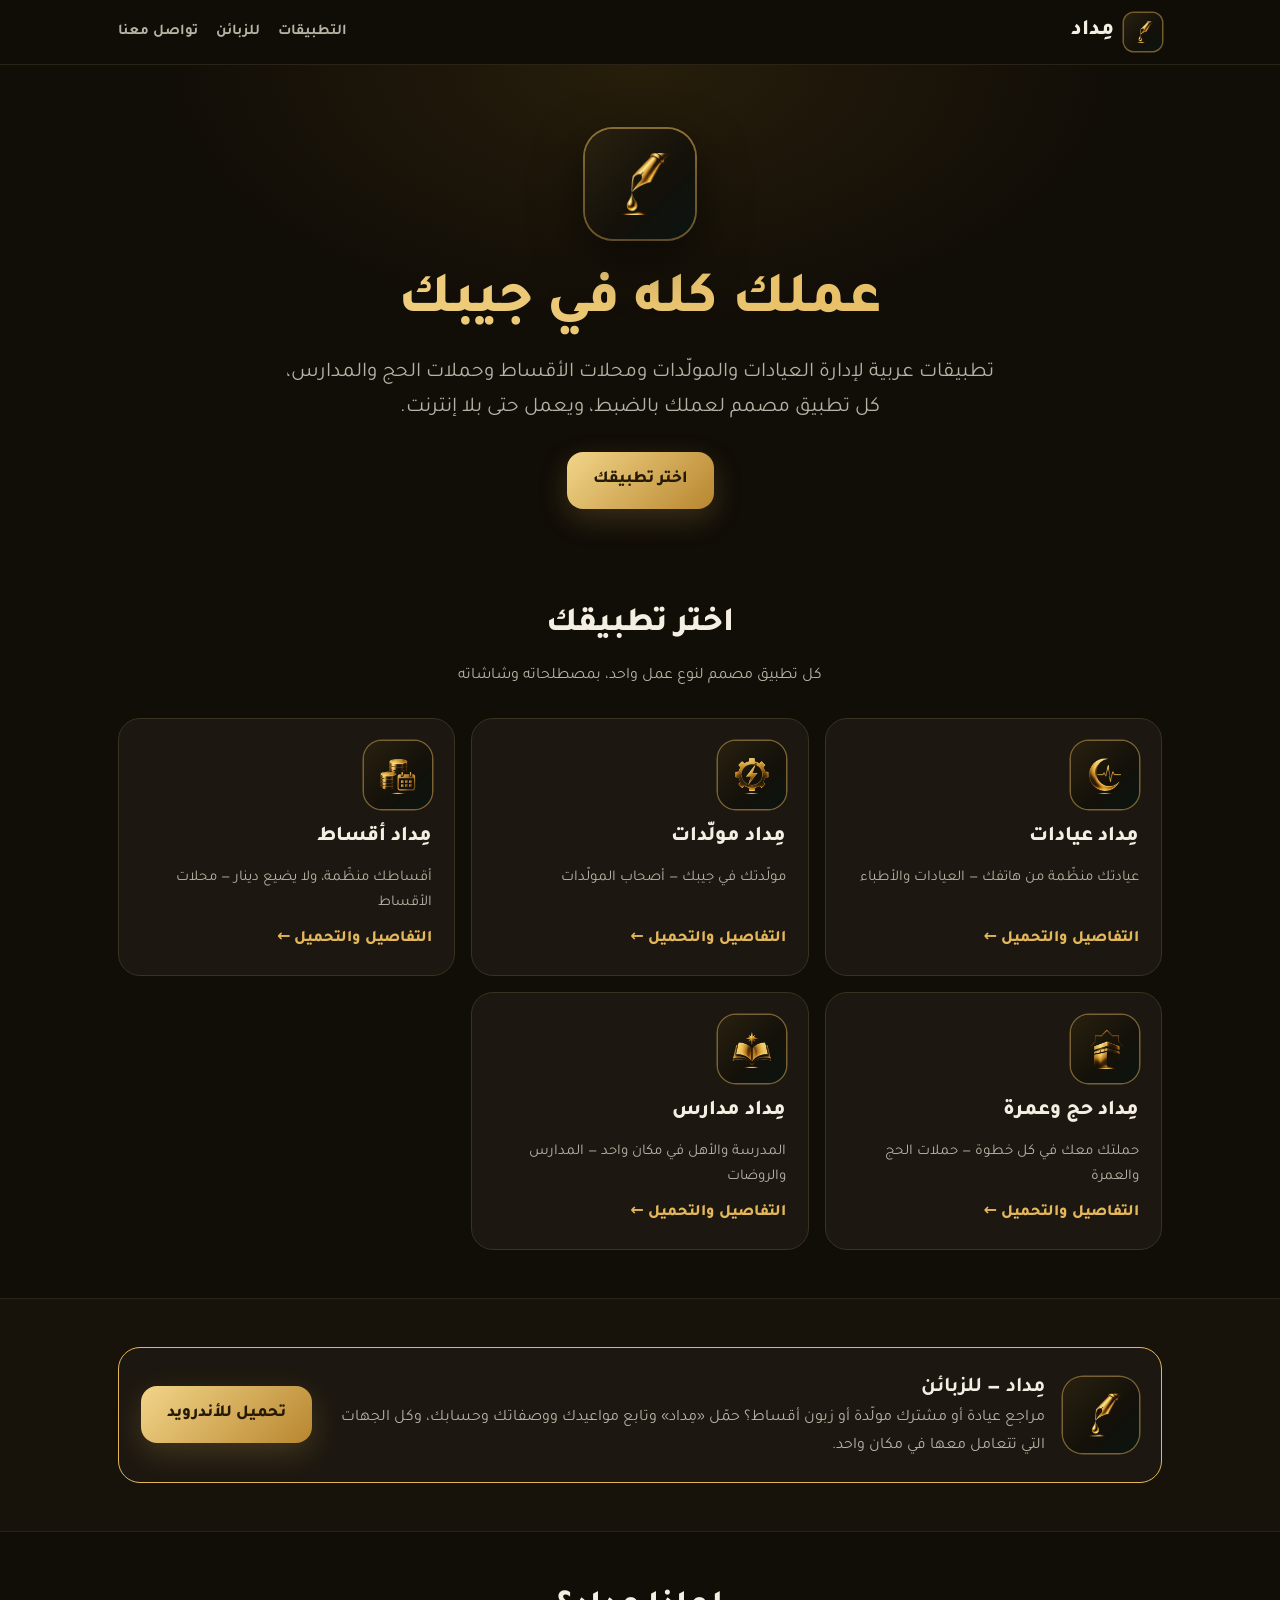
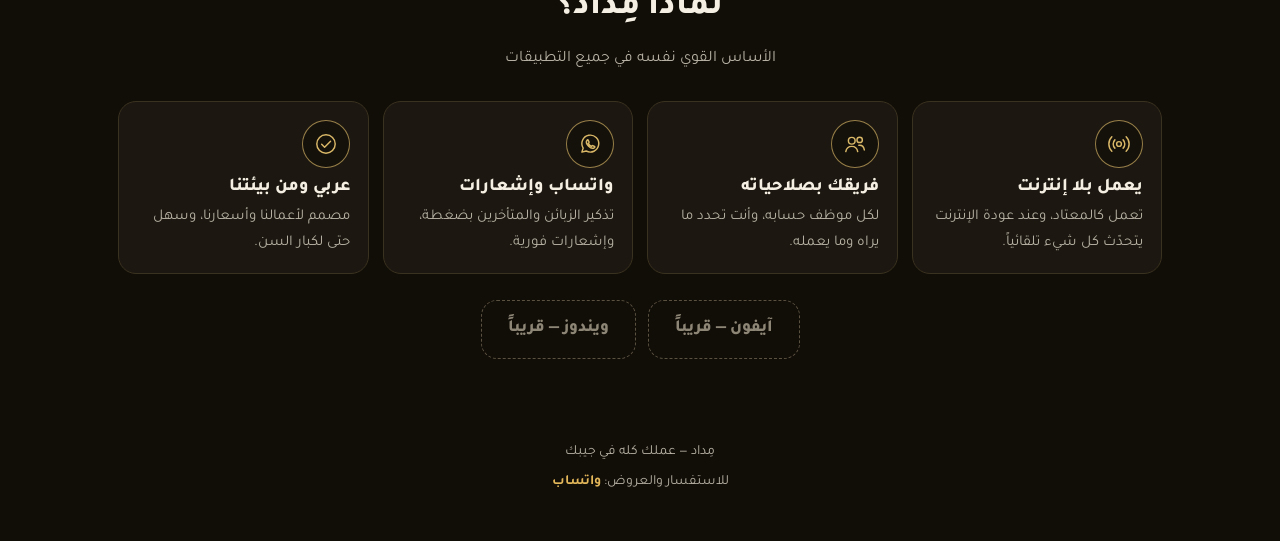
<file: index.html>
<!doctype html>
<html lang="ar" dir="rtl"><head><meta charset="utf-8">
<meta name="viewport" content="width=device-width, initial-scale=1">
<title>مِداد — عملك كله في جيبك</title>
<meta name="description" content="تطبيقات عربية لإدارة العيادات والمولّدات ومحلات الأقساط وحملات الحج والمدارس.">
<meta property="og:title" content="مِداد — عملك كله في جيبك"><meta property="og:description" content="تطبيقات عربية لإدارة العيادات والمولّدات ومحلات الأقساط وحملات الحج والمدارس."><meta property="og:image" content="img/midad.png">
<link rel="icon" href="img/midad.png">
<link rel="preconnect" href="https://fonts.googleapis.com"><link rel="preconnect" href="https://fonts.gstatic.com" crossorigin>
<link href="https://fonts.googleapis.com/css2?family=Tajawal:wght@500;700;800&display=swap" rel="stylesheet">
<link rel="stylesheet" href="site.css">
</head><body>
<header><div class="wrap"><a class="brand" href="index.html"><img src="img/midad.png" alt="">مِداد</a>
<nav><a href="index.html#apps">التطبيقات</a><a class="hide" href="index.html#customers">للزبائن</a><a href="https://wa.me/9647738181860">تواصل معنا</a></nav></div></header>
<main>
<section class="hero"><div class="wrap">
<img class="icon" src="img/midad.png" alt="مِداد">
<h1>عملك كله في جيبك</h1>
<p>تطبيقات عربية لإدارة العيادات والمولّدات ومحلات الأقساط وحملات الحج والمدارس، كل تطبيق مصمم لعملك بالضبط، ويعمل حتى بلا إنترنت.</p>
<div class="dl"><a class="btn gold" href="#apps">اختر تطبيقك</a></div>
</div></section>
<section id="apps"><div class="wrap"><h2>اختر تطبيقك</h2><p class="lead">كل تطبيق مصمم لنوع عمل واحد، بمصطلحاته وشاشاته</p><div class="grid"><a class="face" href="clinic.html"><img src="img/clinic.png" alt=""><b>مِداد عيادات</b><span>عيادتك منظّمة من هاتفك — العيادات والأطباء</span><em>التفاصيل والتحميل ←</em></a><a class="face" href="generator.html"><img src="img/generator.png" alt=""><b>مِداد مولّدات</b><span>مولّدتك في جيبك — أصحاب المولّدات</span><em>التفاصيل والتحميل ←</em></a><a class="face" href="installments.html"><img src="img/installments.png" alt=""><b>مِداد أقساط</b><span>أقساطك منظّمة، ولا يضيع دينار — محلات الأقساط</span><em>التفاصيل والتحميل ←</em></a><a class="face" href="hajj.html"><img src="img/hajj.png" alt=""><b>مِداد حج وعمرة</b><span>حملتك معك في كل خطوة — حملات الحج والعمرة</span><em>التفاصيل والتحميل ←</em></a><a class="face" href="school.html"><img src="img/school.png" alt=""><b>مِداد مدارس</b><span>المدرسة والأهل في مكان واحد — المدارس والروضات</span><em>التفاصيل والتحميل ←</em></a></div></div></section>
<section class="band" id="customers"><div class="wrap">
<div class="cust"><img src="img/midad.png" alt=""><div><b>مِداد — للزبائن</b><p style="color:var(--muted)">مراجع عيادة أو مشترك مولّدة أو زبون أقساط؟ حمّل «مِداد» وتابع مواعيدك ووصفاتك وحسابك، وكل الجهات التي تتعامل معها في مكان واحد.</p></div>
<a class="btn gold" data-apk="midad" href="#">تحميل للأندرويد</a></div>
</div></section>
<section><div class="wrap"><h2>لماذا مِداد؟</h2><p class="lead">الأساس القوي نفسه في جميع التطبيقات</p><div class="why"><div class="feat"><div class="e"><img src="img/i/live.svg" alt=""></div><b>يعمل بلا إنترنت</b><p>تعمل كالمعتاد، وعند عودة الإنترنت يتحدّث كل شيء تلقائياً.</p></div><div class="feat"><div class="e"><img src="img/i/users.svg" alt=""></div><b>فريقك بصلاحياته</b><p>لكل موظف حسابه، وأنت تحدد ما يراه وما يعمله.</p></div><div class="feat"><div class="e"><img src="img/i/wa.svg" alt=""></div><b>واتساب وإشعارات</b><p>تذكير الزبائن والمتأخرين بضغطة، وإشعارات فورية.</p></div><div class="feat"><div class="e"><img src="img/i/check.svg" alt=""></div><b>عربي ومن بيئتنا</b><p>مصمم لأعمالنا وأسعارنا، وسهل حتى لكبار السن.</p></div></div>
<div class="dl"><span class="btn soon">آيفون — قريباً</span><span class="btn soon">ويندوز — قريباً</span></div></div></section>
</main><footer><div class="wrap">
<p>مِداد — عملك كله في جيبك</p>
<p style="margin-top:6px">للاستفسار والعروض: <a href="https://wa.me/9647738181860">واتساب</a></p>
</div></footer>
<script src="site.js"></script>
</body></html>
</file>
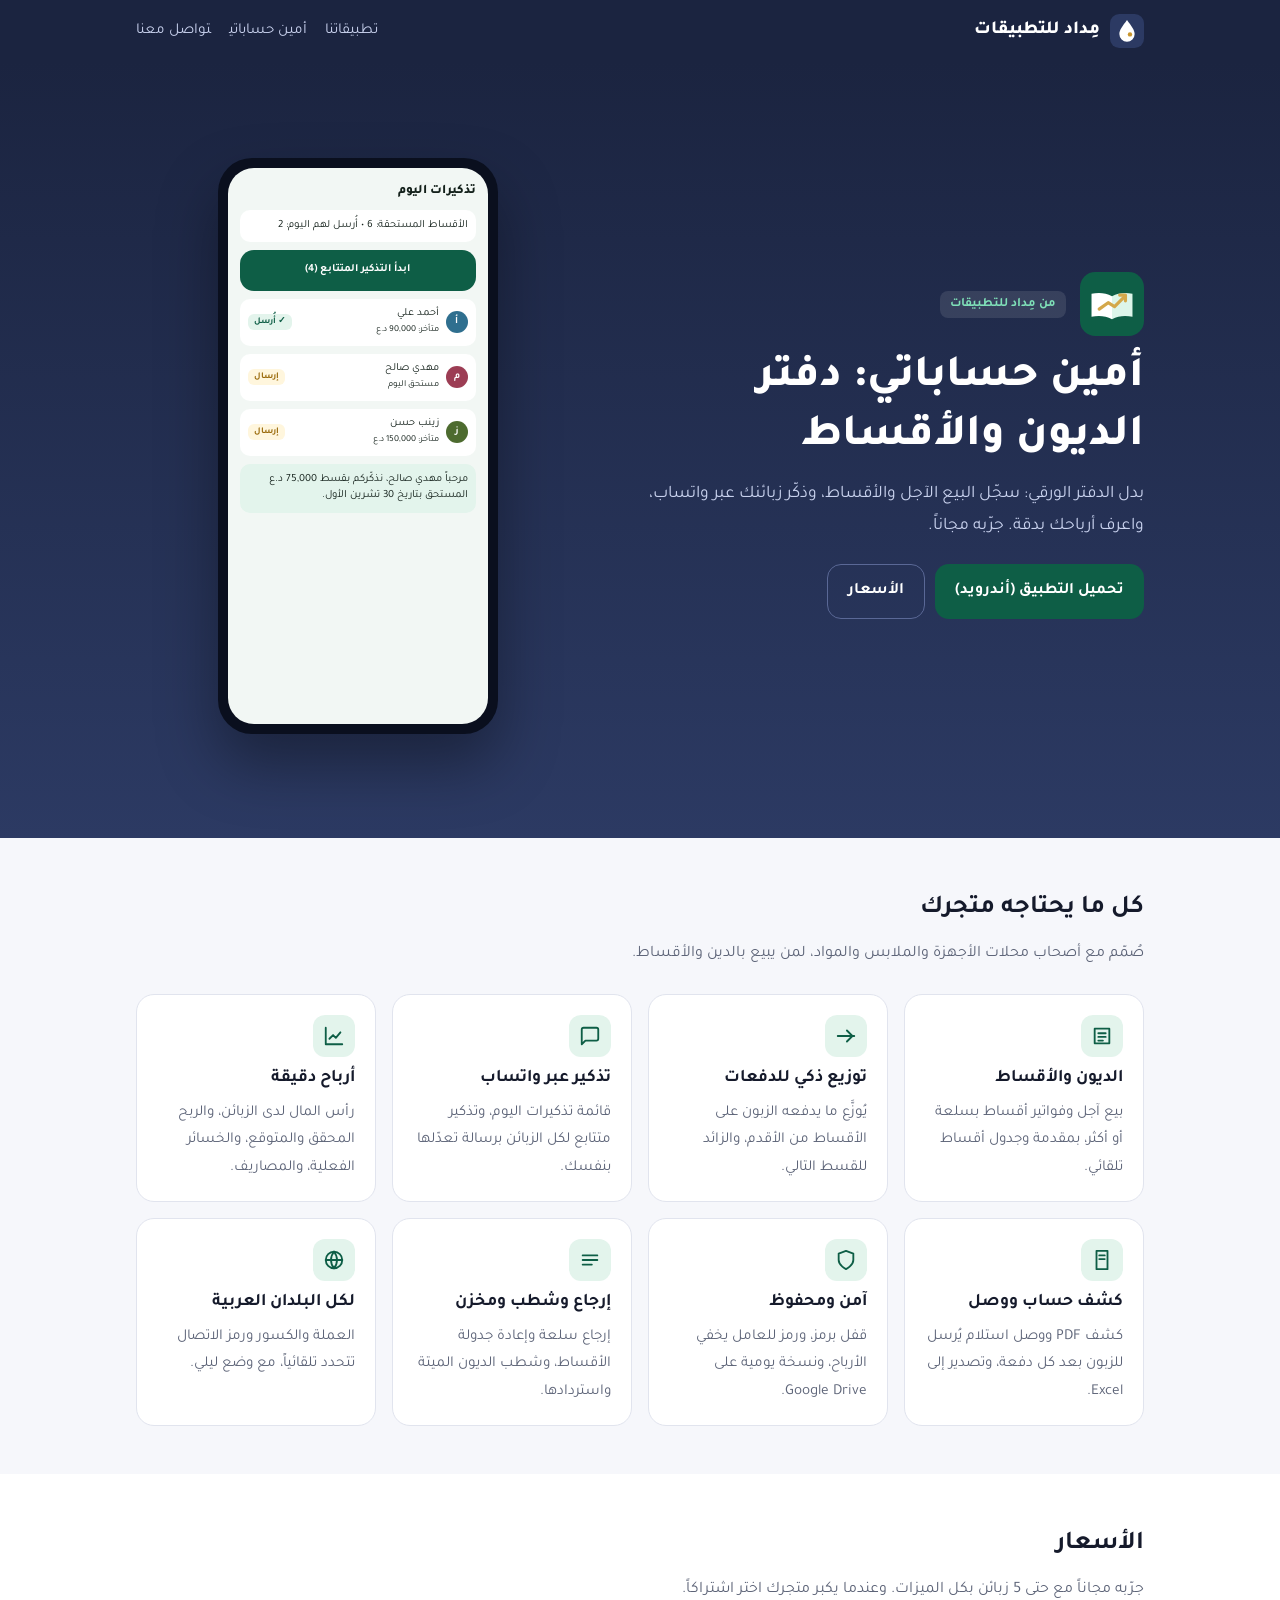
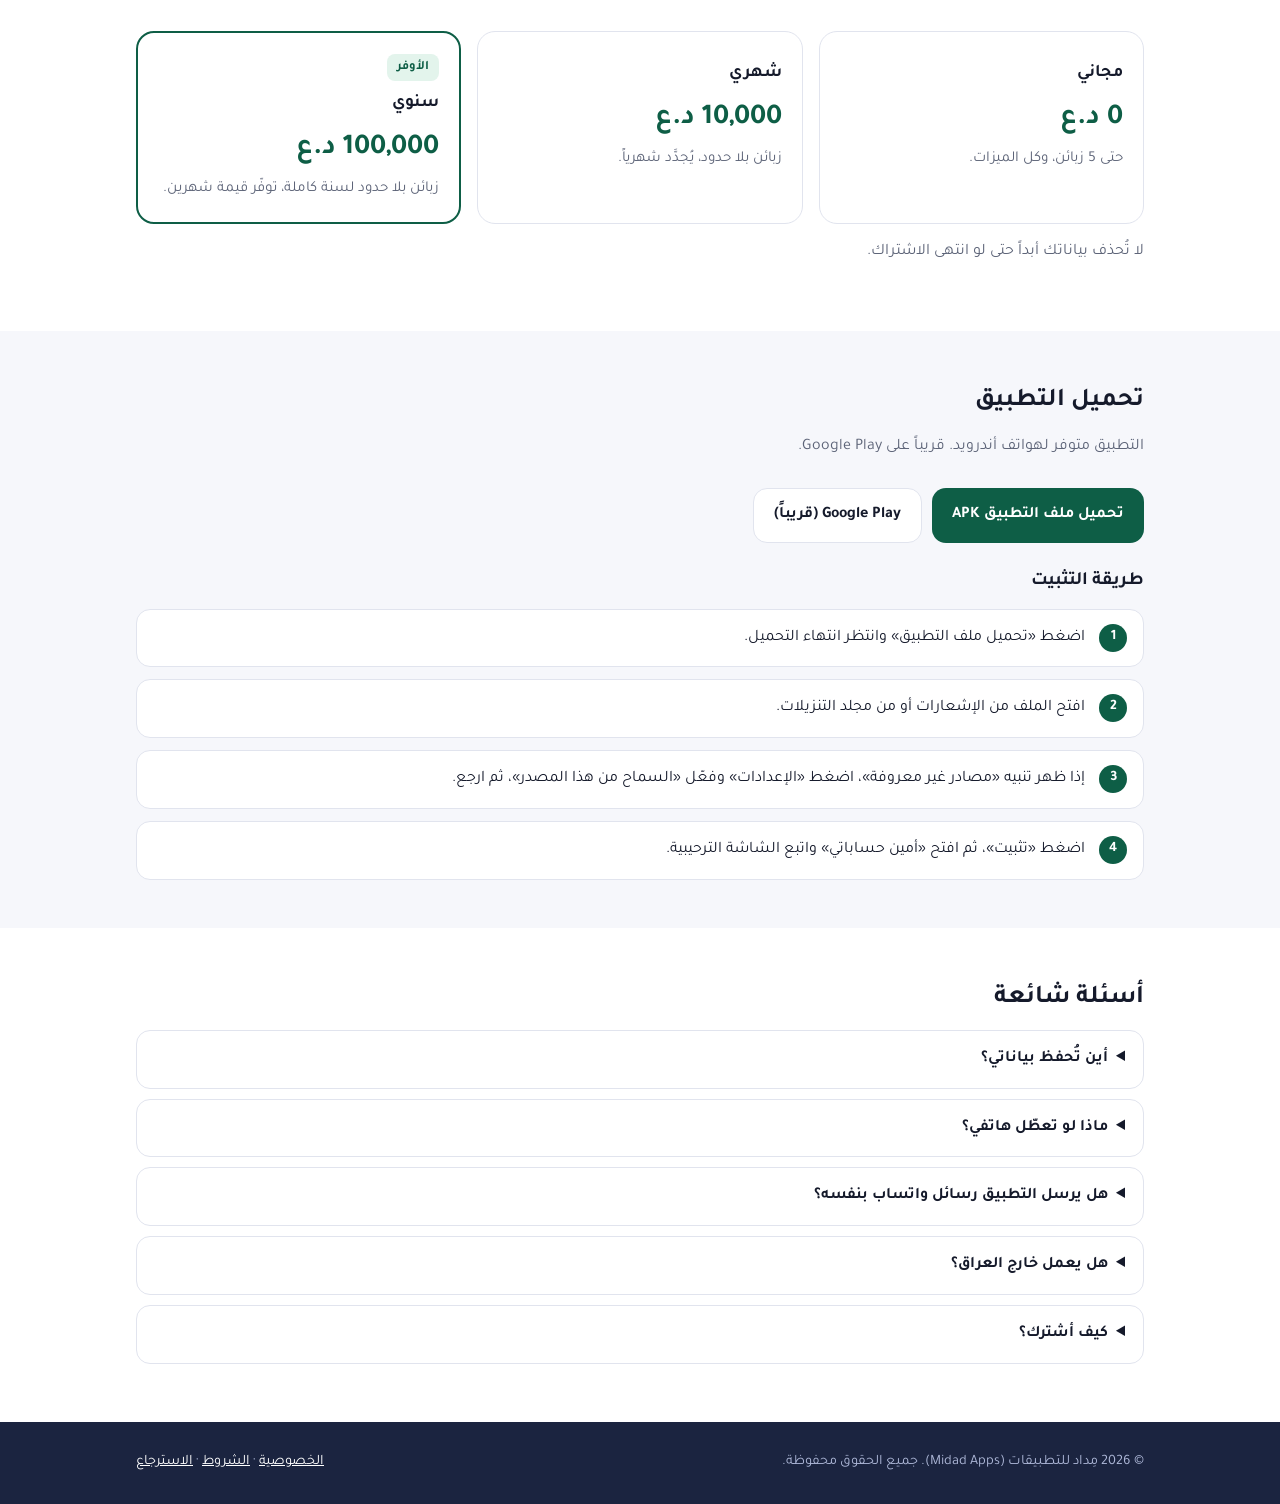
<file: ameen/index.html>
<!doctype html>
<html lang="ar" dir="rtl"><head><meta charset="utf-8"><meta name="viewport" content="width=device-width, initial-scale=1, viewport-fit=cover">
<title>أمين حساباتي</title>
<meta name="claude:viewport-fit-sides" content="cover">
<link rel="stylesheet" href="https://fonts.googleapis.com/css2?family=Tajawal:wght@400;500;700;800&display=swap">
<link rel="stylesheet" href="../assets/style.css">
</head><body>
<div dir="rtl" lang="ar">
<header class="top"><div class="wrap">
  <a class="brand" href="../index.html"><svg viewBox="0 0 40 40" aria-hidden="true"><rect width="40" height="40" rx="11" fill="#2C3A63"/><path d="M20 7c5 7 9 11.5 9 16.5a9 9 0 0 1-18 0C11 18.5 15 14 20 7z" fill="#fff"/><circle cx="23.5" cy="24" r="2.6" fill="#C9962E"/></svg><span>مِداد للتطبيقات</span></a>
  <nav><a href="../index.html#apps">تطبيقاتنا</a><a href="../ameen/index.html">أمين حساباتي</a><a href="../index.html#contact">تواصل معنا</a></nav>
</div></header>

<section class="hero"><div class="wrap">
  <div>
    <div style="display:flex;align-items:center;gap:14px;margin-bottom:14px"><span style="width:64px;height:64px;display:block"><svg viewBox="0 0 100 100" aria-hidden="true"><rect width="100" height="100" rx="24" fill="#0E5E46"/><path d="M50 74 C40 68 28 68 18 70 V34 C28 32 40 32 50 38 Z" fill="#fff"/><path d="M50 74 C60 68 72 68 82 70 V34 C72 32 60 32 50 38 Z" fill="#DDF5EA"/><path d="M30 58 L44 48 L54 54 L70 38" fill="none" stroke="#D4A84B" stroke-width="5" stroke-linecap="round" stroke-linejoin="round"/><path d="M62 36 H71 V45" fill="none" stroke="#D4A84B" stroke-width="5" stroke-linecap="round" stroke-linejoin="round"/></svg></span><span class="tag" style="background:#ffffff1a;color:#7FE0B8">من مِداد للتطبيقات</span></div>
    <h1>أمين حساباتي: دفتر الديون والأقساط</h1>
    <p>بدل الدفتر الورقي: سجّل البيع الآجل والأقساط، وذكّر زبائنك عبر واتساب، واعرف أرباحك بدقة. جرّبه مجاناً.</p>
    <div class="btns">
      <a class="btn primary" href="#download">تحميل التطبيق (أندرويد)</a>
      <a class="btn ghost" href="#pricing">الأسعار</a>
    </div>
  </div>
  <div class="phone"><div class="screen">
    <div class="s-head">تذكيرات اليوم</div>
    <div class="s-card">الأقساط المستحقة: 6 • أُرسل لهم اليوم: 2</div>
    <div class="s-hero" style="text-align:center;font-weight:700">ابدأ التذكير المتتابع (4)</div>
    <div class="s-row"><div class="s-av" style="background:#2F6F8F">أ</div><span>أحمد علي<br><small>متأخر: 90,000 د.ع</small></span><span class="chip green">✓ أُرسل</span></div>
    <div class="s-row"><div class="s-av" style="background:#9C3D54">م</div><span>مهدي صالح<br><small>مستحق اليوم</small></span><span class="chip amber">إرسال</span></div>
    <div class="s-row"><div class="s-av" style="background:#4D6B2F">ز</div><span>زينب حسن<br><small>متأخر: 150,000 د.ع</small></span><span class="chip amber">إرسال</span></div>
    <div class="s-card" style="background:#E3F4EC">مرحباً مهدي صالح، نذكّركم بقسط 75,000 د.ع المستحق بتاريخ 30 تشرين الأول.</div>
  </div></div>
</div></section>

<section><div class="wrap">
  <h2>كل ما يحتاجه متجرك</h2>
  <p class="lead">صُمّم مع أصحاب محلات الأجهزة والملابس والمواد، لمن يبيع بالدين والأقساط.</p>
  <div class="grid"><div class="card"><div class="ico"><svg viewBox="0 0 24 24" fill="none" stroke="currentColor" stroke-width="2" stroke-linecap="round" stroke-linejoin="round"><path d="M4 4h16v16H4z"/><path d="M8 9h8M8 13h8M8 17h5"/></svg></div><h3>الديون والأقساط</h3><p>بيع آجل وفواتير أقساط بسلعة أو أكثر، بمقدمة وجدول أقساط تلقائي.</p></div><div class="card"><div class="ico"><svg viewBox="0 0 24 24" fill="none" stroke="currentColor" stroke-width="2" stroke-linecap="round" stroke-linejoin="round"><path d="M3 12h18M13 6l6 6-6 6"/></svg></div><h3>توزيع ذكي للدفعات</h3><p>يُوزَّع ما يدفعه الزبون على الأقساط من الأقدم، والزائد للقسط التالي.</p></div><div class="card"><div class="ico"><svg viewBox="0 0 24 24" fill="none" stroke="currentColor" stroke-width="2" stroke-linecap="round" stroke-linejoin="round"><path d="M21 15a2 2 0 0 1-2 2H7l-4 4V5a2 2 0 0 1 2-2h14a2 2 0 0 1 2 2z"/></svg></div><h3>تذكير عبر واتساب</h3><p>قائمة تذكيرات اليوم، وتذكير متتابع لكل الزبائن برسالة تعدّلها بنفسك.</p></div><div class="card"><div class="ico"><svg viewBox="0 0 24 24" fill="none" stroke="currentColor" stroke-width="2" stroke-linecap="round" stroke-linejoin="round"><path d="M3 3v18h18"/><path d="M7 15l4-4 3 3 5-6"/></svg></div><h3>أرباح دقيقة</h3><p>رأس المال لدى الزبائن، والربح المحقق والمتوقع، والخسائر الفعلية، والمصاريف.</p></div><div class="card"><div class="ico"><svg viewBox="0 0 24 24" fill="none" stroke="currentColor" stroke-width="2" stroke-linecap="round" stroke-linejoin="round"><path d="M6 2h12v20H6z"/><path d="M9 7h6M9 11h6"/></svg></div><h3>كشف حساب ووصل</h3><p>كشف PDF ووصل استلام يُرسل للزبون بعد كل دفعة، وتصدير إلى Excel.</p></div><div class="card"><div class="ico"><svg viewBox="0 0 24 24" fill="none" stroke="currentColor" stroke-width="2" stroke-linecap="round" stroke-linejoin="round"><path d="M12 22s8-4 8-10V5l-8-3-8 3v7c0 6 8 10 8 10z"/></svg></div><h3>آمن ومحفوظ</h3><p>قفل برمز، ورمز للعامل يخفي الأرباح، ونسخة يومية على Google Drive.</p></div><div class="card"><div class="ico"><svg viewBox="0 0 24 24" fill="none" stroke="currentColor" stroke-width="2" stroke-linecap="round" stroke-linejoin="round"><path d="M4 7h16M4 12h16M4 17h10"/></svg></div><h3>إرجاع وشطب ومخزن</h3><p>إرجاع سلعة وإعادة جدولة الأقساط، وشطب الديون الميتة واستردادها.</p></div><div class="card"><div class="ico"><svg viewBox="0 0 24 24" fill="none" stroke="currentColor" stroke-width="2" stroke-linecap="round" stroke-linejoin="round"><circle cx="12" cy="12" r="9"/><path d="M3 12h18M12 3a14 14 0 0 1 0 18M12 3a14 14 0 0 0 0 18"/></svg></div><h3>لكل البلدان العربية</h3><p>العملة والكسور ورمز الاتصال تتحدد تلقائياً، مع وضع ليلي.</p></div></div>
</div></section>

<section id="pricing" style="background:var(--surface)"><div class="wrap">
  <h2>الأسعار</h2>
  <p class="lead">جرّبه مجاناً مع حتى 5 زبائن بكل الميزات. وعندما يكبر متجرك اختر اشتراكاً.</p>
  <div class="price">
    <div class="card"><h3>مجاني</h3><strong>0 د.ع</strong><p>حتى 5 زبائن، وكل الميزات.</p></div>
    <div class="card"><h3>شهري</h3><strong>10,000 د.ع</strong><p>زبائن بلا حدود، يُجدَّد شهرياً.</p></div>
    <div class="card best"><span class="tag">الأوفر</span><h3>سنوي</h3><strong>100,000 د.ع</strong><p>زبائن بلا حدود لسنة كاملة، توفّر قيمة شهرين.</p></div>
  </div>
  <p class="muted" style="margin-top:14px">لا تُحذف بياناتك أبداً حتى لو انتهى الاشتراك.</p>
</div></section>

<section id="download"><div class="wrap">
  <h2>تحميل التطبيق</h2>
  <p class="lead">التطبيق متوفر لهواتف أندرويد. قريباً على Google Play.</p>
  <div class="btns" style="margin-bottom:22px">
    <a class="btn primary" href="https://github.com/midadapps/midadapps.github.io/releases/latest/download/ameen.apk">تحميل ملف التطبيق APK</a>
    <span class="btn light" aria-disabled="true">Google Play (قريباً)</span>
  </div>
  <h3 style="margin:0 0 10px">طريقة التثبيت</h3>
  <ol class="steps" style="padding:0;margin:0">
    <li>اضغط «تحميل ملف التطبيق» وانتظر انتهاء التحميل.</li>
    <li>افتح الملف من الإشعارات أو من مجلد التنزيلات.</li>
    <li>إذا ظهر تنبيه «مصادر غير معروفة»، اضغط «الإعدادات» وفعّل «السماح من هذا المصدر»، ثم ارجع.</li>
    <li>اضغط «تثبيت»، ثم افتح «أمين حساباتي» واتبع الشاشة الترحيبية.</li>
  </ol>
</div></section>

<section style="background:var(--surface)"><div class="wrap">
  <h2>أسئلة شائعة</h2>
  <details><summary>أين تُحفظ بياناتي؟</summary><p>على هاتفك، ونسخة يومية على Google Drive الخاص بك. لا نملك أي نسخة منها.</p></details>
  <details><summary>ماذا لو تعطّل هاتفي؟</summary><p>ثبّت التطبيق على الهاتف الجديد، واختر «لديّ نسخة احتياطية سابقة» من Google Drive، فتعود كل بياناتك.</p></details>
  <details><summary>هل يرسل التطبيق رسائل واتساب بنفسه؟</summary><p>يجهّز الرسالة ويفتح واتساب للزبون، وأنت تضغط إرسال. هكذا يبقى رقمك آمناً وفق شروط واتساب.</p></details>
  <details><summary>هل يعمل خارج العراق؟</summary><p>نعم، في كل البلدان العربية، وتتغير العملة ورمز الاتصال حسب بلدك.</p></details>
  <details><summary>كيف أشترك؟</summary><p>من داخل التطبيق: الإعدادات ← الاشتراك. اختر الباقة وأكمل الدفع، ويتفعّل التطبيق.</p></details>
</div></section>
<footer><div class="wrap">
  <span>© 2026 مِداد للتطبيقات (Midad Apps). جميع الحقوق محفوظة.</span>
  <span><a href="../ameen/privacy.html">الخصوصية</a> · <a href="../ameen/terms.html">الشروط</a> · <a href="../ameen/refund.html">الاسترجاع</a></span>
</div></footer>
</div>
</body></html>
</file>
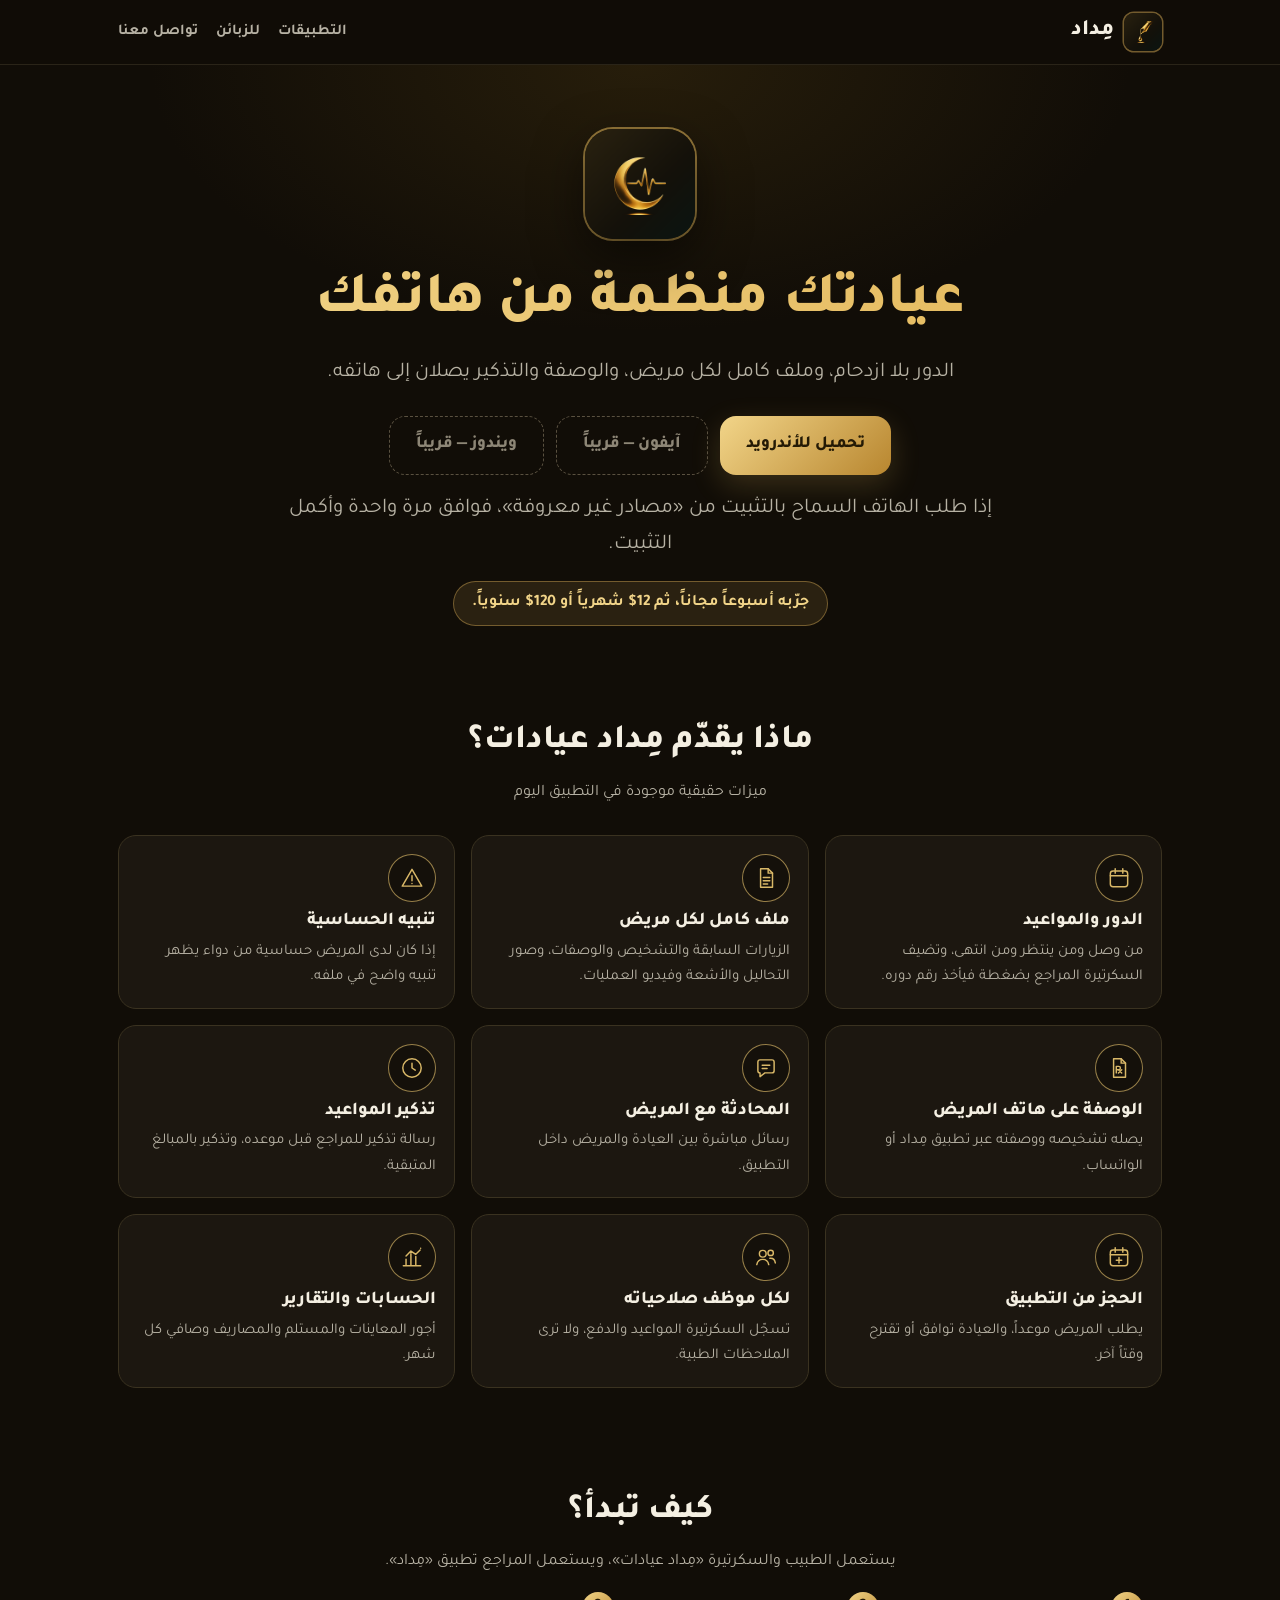
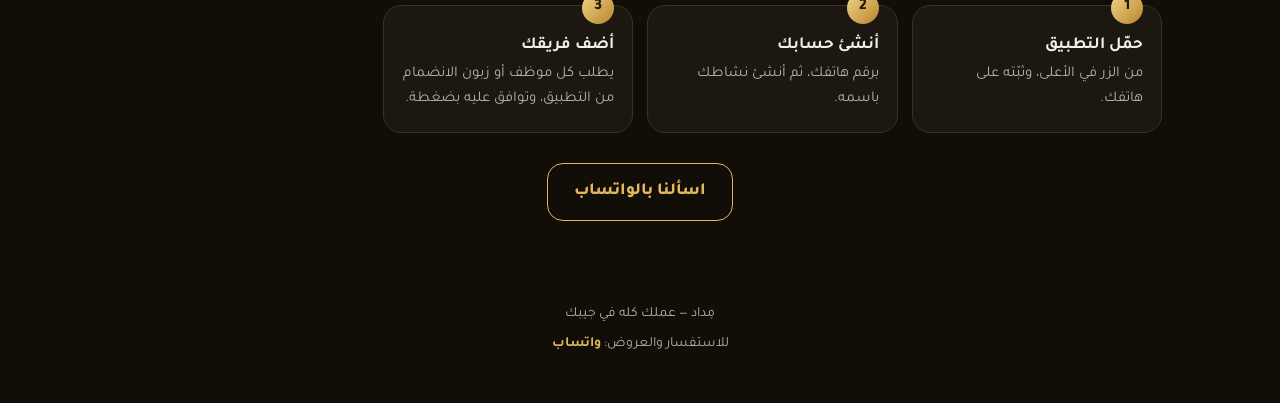
<file: clinic.html>
<!doctype html>
<html lang="ar" dir="rtl"><head><meta charset="utf-8">
<meta name="viewport" content="width=device-width, initial-scale=1">
<title>مِداد عيادات — عيادتك منظّمة من هاتفك</title>
<meta name="description" content="الدور بلا ازدحام، وملف كامل لكل مريض، والوصفة والتذكير يصلان إلى هاتفه.">
<meta property="og:title" content="مِداد عيادات — عيادتك منظّمة من هاتفك"><meta property="og:description" content="الدور بلا ازدحام، وملف كامل لكل مريض، والوصفة والتذكير يصلان إلى هاتفه."><meta property="og:image" content="img/clinic.png">
<link rel="icon" href="img/clinic.png">
<link rel="preconnect" href="https://fonts.googleapis.com"><link rel="preconnect" href="https://fonts.gstatic.com" crossorigin>
<link href="https://fonts.googleapis.com/css2?family=Tajawal:wght@500;700;800&display=swap" rel="stylesheet">
<link rel="stylesheet" href="site.css">
</head><body>
<header><div class="wrap"><a class="brand" href="index.html"><img src="img/midad.png" alt="">مِداد</a>
<nav><a href="index.html#apps">التطبيقات</a><a class="hide" href="index.html#customers">للزبائن</a><a href="https://wa.me/9647738181860">تواصل معنا</a></nav></div></header>
<main>
<section class="hero"><div class="wrap">
<img class="icon" src="img/clinic.png" alt="مِداد عيادات">
<h1>عيادتك منظّمة من هاتفك</h1>
<p>الدور بلا ازدحام، وملف كامل لكل مريض، والوصفة والتذكير يصلان إلى هاتفه.</p>
<div class="dl">
<a class="btn gold" data-apk="clinic" href="#">تحميل للأندرويد</a>
<span class="btn soon">آيفون — قريباً</span>
<span class="btn soon">ويندوز — قريباً</span>
</div>
<p class="note">إذا طلب الهاتف السماح بالتثبيت من «مصادر غير معروفة»، فوافق مرة واحدة وأكمل التثبيت.</p>
<span class="pill">جرّبه أسبوعاً مجاناً، ثم 12$ شهرياً أو 120$ سنوياً.</span>
</div></section>
<section><div class="wrap"><h2>ماذا يقدّم مِداد عيادات؟</h2><p class="lead">ميزات حقيقية موجودة في التطبيق اليوم</p><div class="grid"><div class="feat"><div class="e"><img src="img/i/calendar.svg" alt=""></div><b>الدور والمواعيد</b><p>من وصل ومن ينتظر ومن انتهى، وتضيف السكرتيرة المراجع بضغطة فيأخذ رقم دوره.</p></div><div class="feat"><div class="e"><img src="img/i/doc.svg" alt=""></div><b>ملف كامل لكل مريض</b><p>الزيارات السابقة والتشخيص والوصفات، وصور التحاليل والأشعة وفيديو العمليات.</p></div><div class="feat"><div class="e"><img src="img/i/warn.svg" alt=""></div><b>تنبيه الحساسية</b><p>إذا كان لدى المريض حساسية من دواء يظهر تنبيه واضح في ملفه.</p></div><div class="feat"><div class="e"><img src="img/i/rx.svg" alt=""></div><b>الوصفة على هاتف المريض</b><p>يصله تشخيصه ووصفته عبر تطبيق مِداد أو الواتساب.</p></div><div class="feat"><div class="e"><img src="img/i/chat.svg" alt=""></div><b>المحادثة مع المريض</b><p>رسائل مباشرة بين العيادة والمريض داخل التطبيق.</p></div><div class="feat"><div class="e"><img src="img/i/clock.svg" alt=""></div><b>تذكير المواعيد</b><p>رسالة تذكير للمراجع قبل موعده، وتذكير بالمبالغ المتبقية.</p></div><div class="feat"><div class="e"><img src="img/i/calplus.svg" alt=""></div><b>الحجز من التطبيق</b><p>يطلب المريض موعداً، والعيادة توافق أو تقترح وقتاً آخر.</p></div><div class="feat"><div class="e"><img src="img/i/users.svg" alt=""></div><b>لكل موظف صلاحياته</b><p>تسجّل السكرتيرة المواعيد والدفع، ولا ترى الملاحظات الطبية.</p></div><div class="feat"><div class="e"><img src="img/i/chart.svg" alt=""></div><b>الحسابات والتقارير</b><p>أجور المعاينات والمستلم والمصاريف وصافي كل شهر.</p></div></div></div></section>

<section><div class="wrap"><h2>كيف تبدأ؟</h2><p class="lead">يستعمل الطبيب والسكرتيرة «مِداد عيادات»، ويستعمل المراجع تطبيق «مِداد».</p><div class="steps">
<div class="step"><b>حمّل التطبيق</b><p>من الزر في الأعلى، وثبّته على هاتفك.</p></div>
<div class="step"><b>أنشئ حسابك</b><p>برقم هاتفك، ثم أنشئ نشاطك باسمه.</p></div>
<div class="step"><b>أضف فريقك</b><p>يطلب كل موظف أو زبون الانضمام من التطبيق، وتوافق عليه بضغطة.</p></div>
</div>
<div class="dl" style="margin-top:30px"><a class="btn ghost" href="https://wa.me/9647738181860?text=السلام عليكم، أودّ معرفة المزيد عن مِداد عيادات">اسألنا بالواتساب</a></div>
</div></section>
</main><footer><div class="wrap">
<p>مِداد — عملك كله في جيبك</p>
<p style="margin-top:6px">للاستفسار والعروض: <a href="https://wa.me/9647738181860">واتساب</a></p>
</div></footer>
<script src="site.js"></script>
</body></html>
</file>
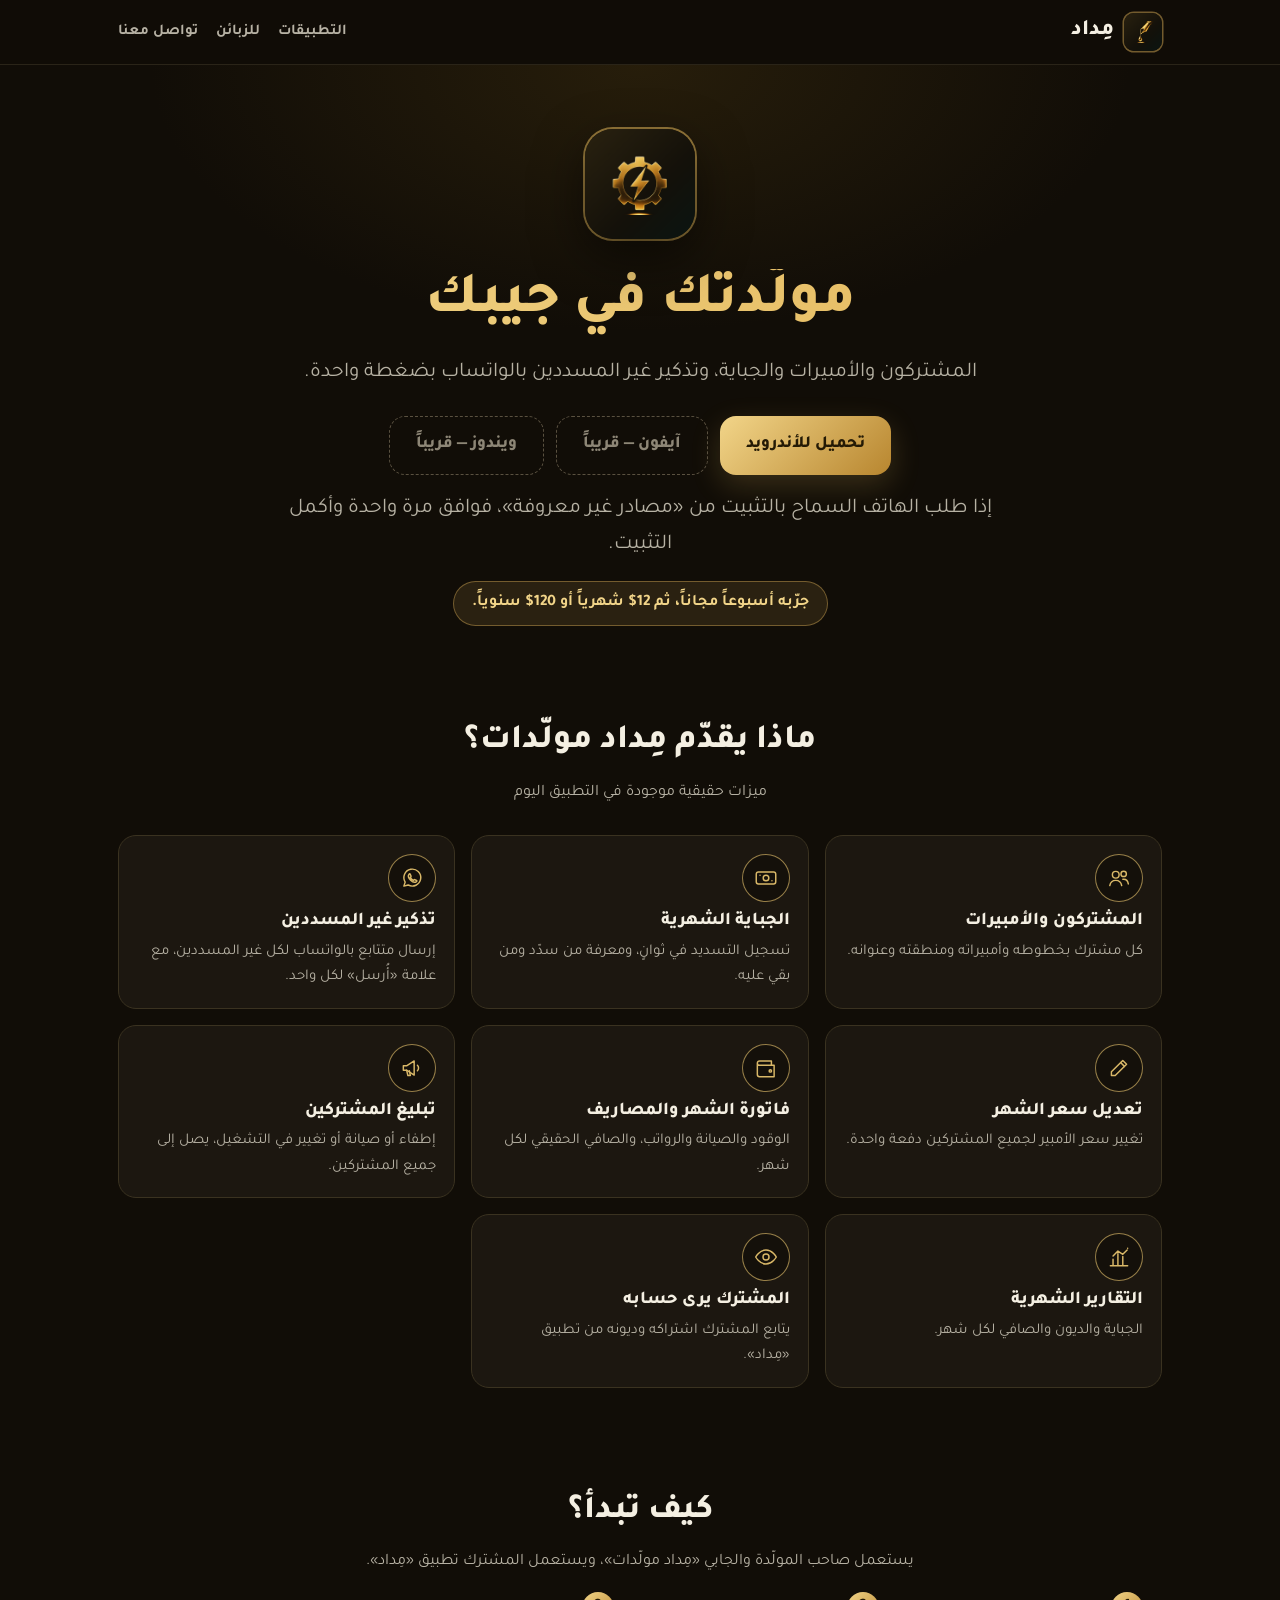
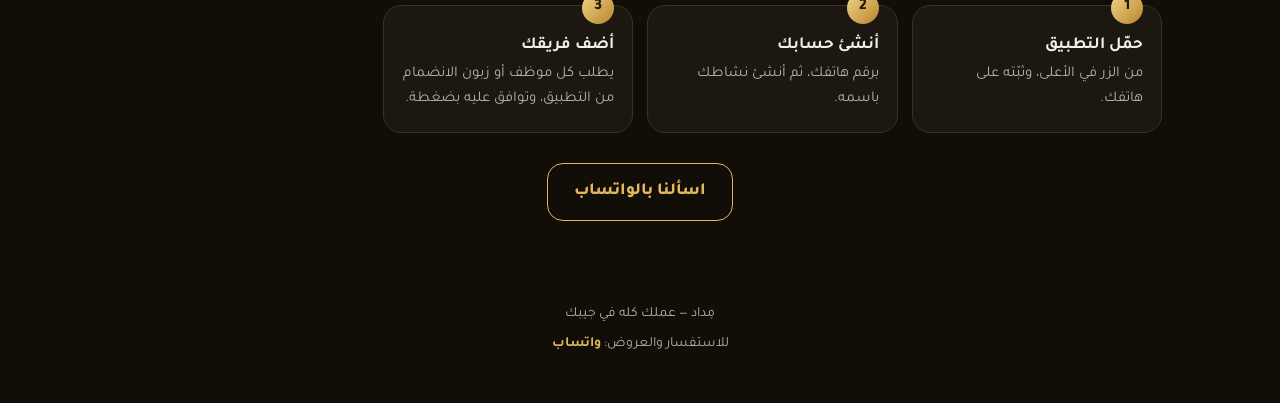
<file: generator.html>
<!doctype html>
<html lang="ar" dir="rtl"><head><meta charset="utf-8">
<meta name="viewport" content="width=device-width, initial-scale=1">
<title>مِداد مولّدات — مولّدتك في جيبك</title>
<meta name="description" content="المشتركون والأمبيرات والجباية، وتذكير غير المسددين بالواتساب بضغطة واحدة.">
<meta property="og:title" content="مِداد مولّدات — مولّدتك في جيبك"><meta property="og:description" content="المشتركون والأمبيرات والجباية، وتذكير غير المسددين بالواتساب بضغطة واحدة."><meta property="og:image" content="img/generator.png">
<link rel="icon" href="img/generator.png">
<link rel="preconnect" href="https://fonts.googleapis.com"><link rel="preconnect" href="https://fonts.gstatic.com" crossorigin>
<link href="https://fonts.googleapis.com/css2?family=Tajawal:wght@500;700;800&display=swap" rel="stylesheet">
<link rel="stylesheet" href="site.css">
</head><body>
<header><div class="wrap"><a class="brand" href="index.html"><img src="img/midad.png" alt="">مِداد</a>
<nav><a href="index.html#apps">التطبيقات</a><a class="hide" href="index.html#customers">للزبائن</a><a href="https://wa.me/9647738181860">تواصل معنا</a></nav></div></header>
<main>
<section class="hero"><div class="wrap">
<img class="icon" src="img/generator.png" alt="مِداد مولّدات">
<h1>مولّدتك في جيبك</h1>
<p>المشتركون والأمبيرات والجباية، وتذكير غير المسددين بالواتساب بضغطة واحدة.</p>
<div class="dl">
<a class="btn gold" data-apk="generator" href="#">تحميل للأندرويد</a>
<span class="btn soon">آيفون — قريباً</span>
<span class="btn soon">ويندوز — قريباً</span>
</div>
<p class="note">إذا طلب الهاتف السماح بالتثبيت من «مصادر غير معروفة»، فوافق مرة واحدة وأكمل التثبيت.</p>
<span class="pill">جرّبه أسبوعاً مجاناً، ثم 12$ شهرياً أو 120$ سنوياً.</span>
</div></section>
<section><div class="wrap"><h2>ماذا يقدّم مِداد مولّدات؟</h2><p class="lead">ميزات حقيقية موجودة في التطبيق اليوم</p><div class="grid"><div class="feat"><div class="e"><img src="img/i/users.svg" alt=""></div><b>المشتركون والأمبيرات</b><p>كل مشترك بخطوطه وأمبيراته ومنطقته وعنوانه.</p></div><div class="feat"><div class="e"><img src="img/i/money.svg" alt=""></div><b>الجباية الشهرية</b><p>تسجيل التسديد في ثوانٍ، ومعرفة من سدّد ومن بقي عليه.</p></div><div class="feat"><div class="e"><img src="img/i/wa.svg" alt=""></div><b>تذكير غير المسددين</b><p>إرسال متتابع بالواتساب لكل غير المسددين، مع علامة «أُرسل» لكل واحد.</p></div><div class="feat"><div class="e"><img src="img/i/edit.svg" alt=""></div><b>تعديل سعر الشهر</b><p>تغيير سعر الأمبير لجميع المشتركين دفعة واحدة.</p></div><div class="feat"><div class="e"><img src="img/i/wallet.svg" alt=""></div><b>فاتورة الشهر والمصاريف</b><p>الوقود والصيانة والرواتب، والصافي الحقيقي لكل شهر.</p></div><div class="feat"><div class="e"><img src="img/i/megaphone.svg" alt=""></div><b>تبليغ المشتركين</b><p>إطفاء أو صيانة أو تغيير في التشغيل، يصل إلى جميع المشتركين.</p></div><div class="feat"><div class="e"><img src="img/i/chart.svg" alt=""></div><b>التقارير الشهرية</b><p>الجباية والديون والصافي لكل شهر.</p></div><div class="feat"><div class="e"><img src="img/i/eye.svg" alt=""></div><b>المشترك يرى حسابه</b><p>يتابع المشترك اشتراكه وديونه من تطبيق «مِداد».</p></div></div></div></section>

<section><div class="wrap"><h2>كيف تبدأ؟</h2><p class="lead">يستعمل صاحب المولّدة والجابي «مِداد مولّدات»، ويستعمل المشترك تطبيق «مِداد».</p><div class="steps">
<div class="step"><b>حمّل التطبيق</b><p>من الزر في الأعلى، وثبّته على هاتفك.</p></div>
<div class="step"><b>أنشئ حسابك</b><p>برقم هاتفك، ثم أنشئ نشاطك باسمه.</p></div>
<div class="step"><b>أضف فريقك</b><p>يطلب كل موظف أو زبون الانضمام من التطبيق، وتوافق عليه بضغطة.</p></div>
</div>
<div class="dl" style="margin-top:30px"><a class="btn ghost" href="https://wa.me/9647738181860?text=السلام عليكم، أودّ معرفة المزيد عن مِداد مولّدات">اسألنا بالواتساب</a></div>
</div></section>
</main><footer><div class="wrap">
<p>مِداد — عملك كله في جيبك</p>
<p style="margin-top:6px">للاستفسار والعروض: <a href="https://wa.me/9647738181860">واتساب</a></p>
</div></footer>
<script src="site.js"></script>
</body></html>
</file>
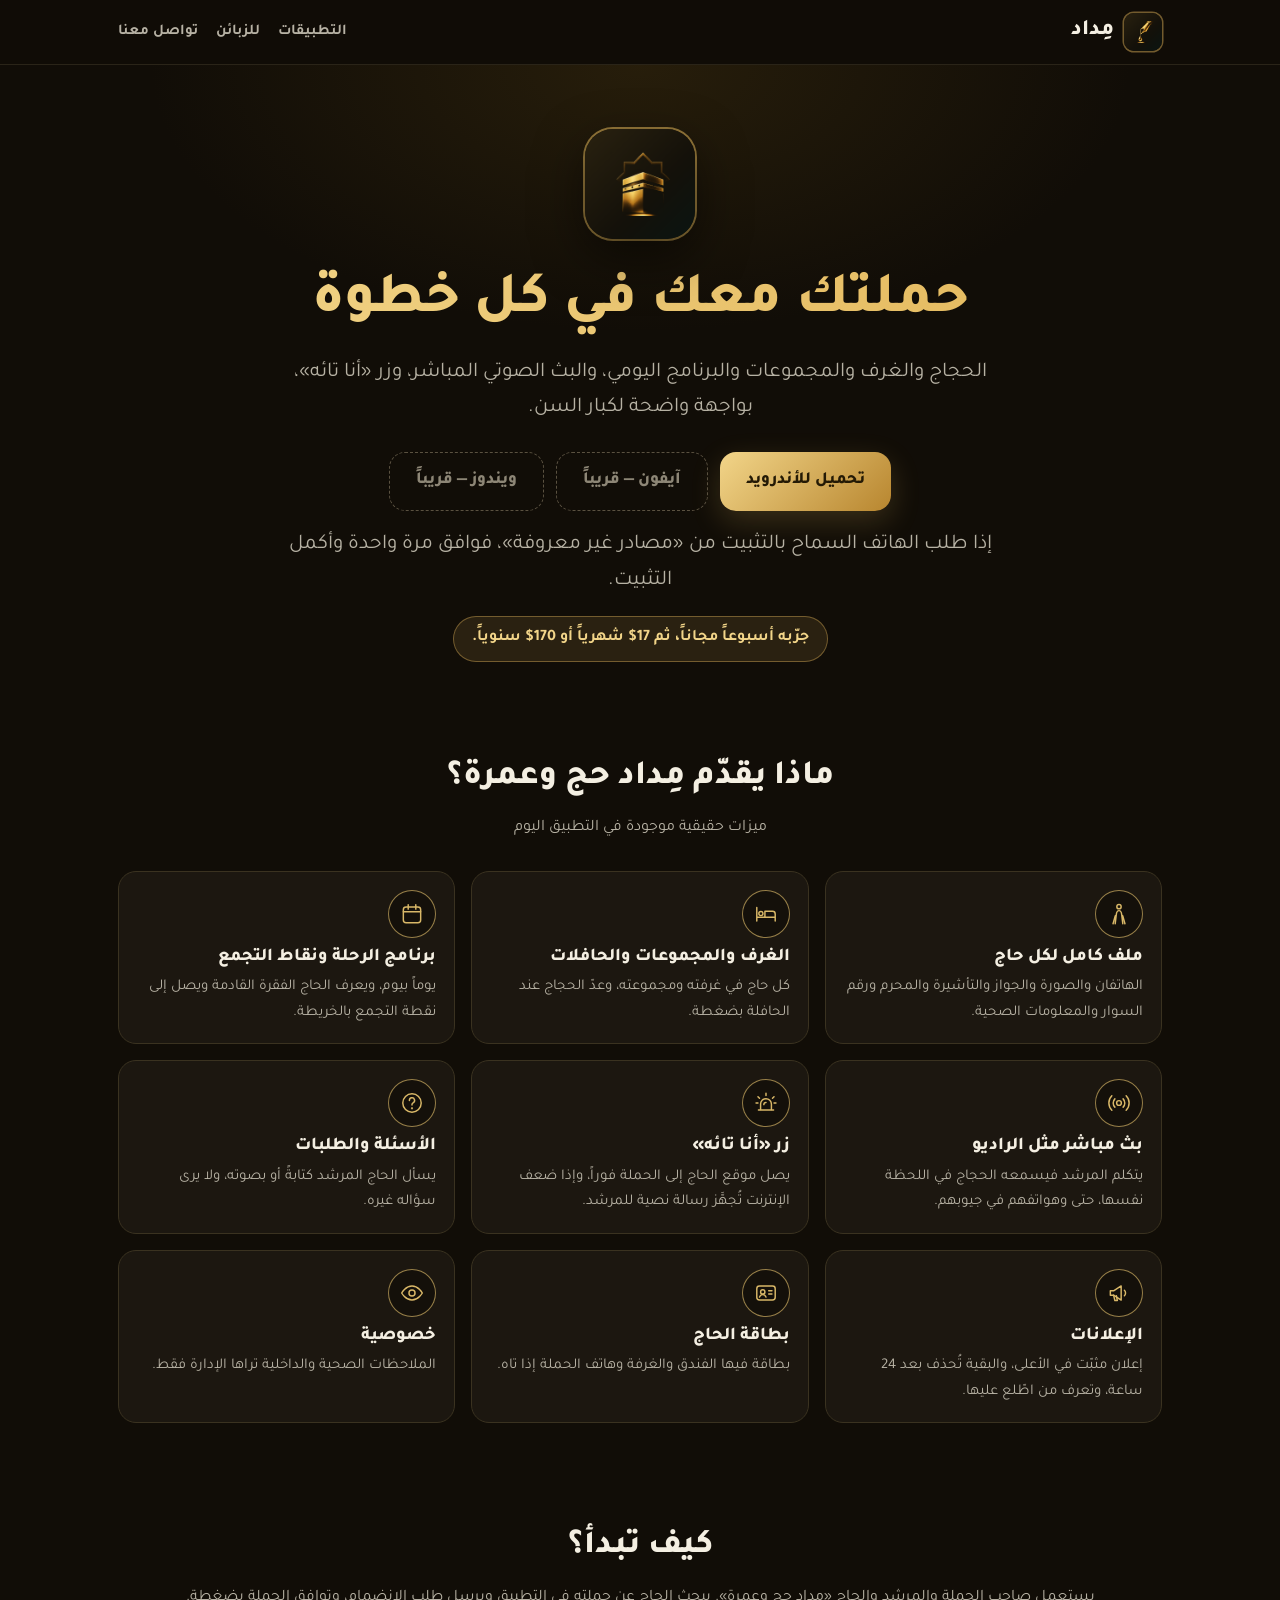
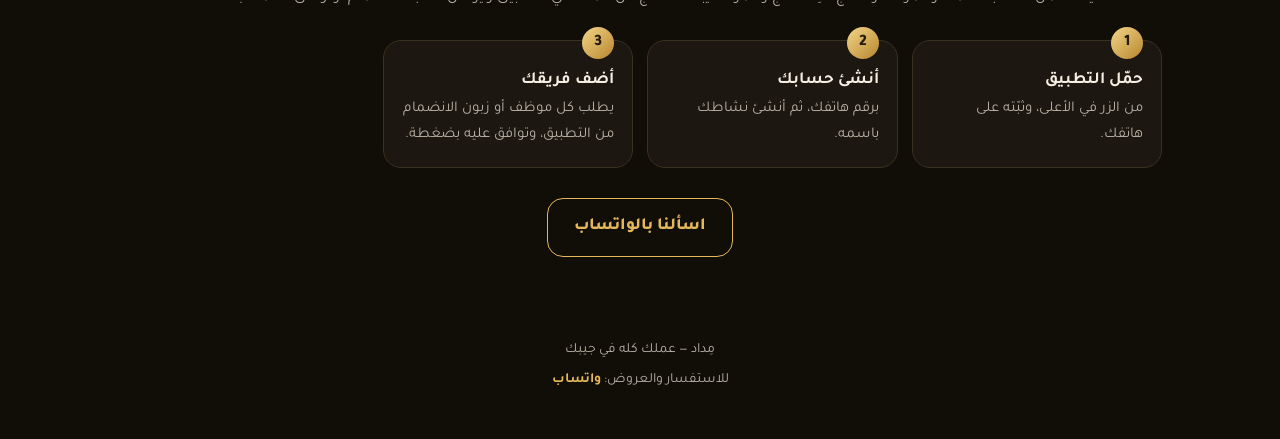
<file: hajj.html>
<!doctype html>
<html lang="ar" dir="rtl"><head><meta charset="utf-8">
<meta name="viewport" content="width=device-width, initial-scale=1">
<title>مِداد حج وعمرة — حملتك معك في كل خطوة</title>
<meta name="description" content="الحجاج والغرف والمجموعات والبرنامج اليومي، والبث الصوتي المباشر، وزر «أنا تائه»، بواجهة واضحة لكبار السن.">
<meta property="og:title" content="مِداد حج وعمرة — حملتك معك في كل خطوة"><meta property="og:description" content="الحجاج والغرف والمجموعات والبرنامج اليومي، والبث الصوتي المباشر، وزر «أنا تائه»، بواجهة واضحة لكبار السن."><meta property="og:image" content="img/hajj.png">
<link rel="icon" href="img/hajj.png">
<link rel="preconnect" href="https://fonts.googleapis.com"><link rel="preconnect" href="https://fonts.gstatic.com" crossorigin>
<link href="https://fonts.googleapis.com/css2?family=Tajawal:wght@500;700;800&display=swap" rel="stylesheet">
<link rel="stylesheet" href="site.css">
</head><body>
<header><div class="wrap"><a class="brand" href="index.html"><img src="img/midad.png" alt="">مِداد</a>
<nav><a href="index.html#apps">التطبيقات</a><a class="hide" href="index.html#customers">للزبائن</a><a href="https://wa.me/9647738181860">تواصل معنا</a></nav></div></header>
<main>
<section class="hero"><div class="wrap">
<img class="icon" src="img/hajj.png" alt="مِداد حج وعمرة">
<h1>حملتك معك في كل خطوة</h1>
<p>الحجاج والغرف والمجموعات والبرنامج اليومي، والبث الصوتي المباشر، وزر «أنا تائه»، بواجهة واضحة لكبار السن.</p>
<div class="dl">
<a class="btn gold" data-apk="hajj" href="#">تحميل للأندرويد</a>
<span class="btn soon">آيفون — قريباً</span>
<span class="btn soon">ويندوز — قريباً</span>
</div>
<p class="note">إذا طلب الهاتف السماح بالتثبيت من «مصادر غير معروفة»، فوافق مرة واحدة وأكمل التثبيت.</p>
<span class="pill">جرّبه أسبوعاً مجاناً، ثم 17$ شهرياً أو 170$ سنوياً.</span>
</div></section>
<section><div class="wrap"><h2>ماذا يقدّم مِداد حج وعمرة؟</h2><p class="lead">ميزات حقيقية موجودة في التطبيق اليوم</p><div class="grid"><div class="feat"><div class="e"><img src="img/i/pilgrim.svg" alt=""></div><b>ملف كامل لكل حاج</b><p>الهاتفان والصورة والجواز والتأشيرة والمحرم ورقم السوار والمعلومات الصحية.</p></div><div class="feat"><div class="e"><img src="img/i/bed.svg" alt=""></div><b>الغرف والمجموعات والحافلات</b><p>كل حاج في غرفته ومجموعته، وعدّ الحجاج عند الحافلة بضغطة.</p></div><div class="feat"><div class="e"><img src="img/i/calendar.svg" alt=""></div><b>برنامج الرحلة ونقاط التجمع</b><p>يوماً بيوم، ويعرف الحاج الفقرة القادمة ويصل إلى نقطة التجمع بالخريطة.</p></div><div class="feat"><div class="e"><img src="img/i/live.svg" alt=""></div><b>بث مباشر مثل الراديو</b><p>يتكلم المرشد فيسمعه الحجاج في اللحظة نفسها، حتى وهواتفهم في جيوبهم.</p></div><div class="feat"><div class="e"><img src="img/i/siren.svg" alt=""></div><b>زر «أنا تائه»</b><p>يصل موقع الحاج إلى الحملة فوراً، وإذا ضعف الإنترنت تُجهَّز رسالة نصية للمرشد.</p></div><div class="feat"><div class="e"><img src="img/i/question.svg" alt=""></div><b>الأسئلة والطلبات</b><p>يسأل الحاج المرشد كتابةً أو بصوته، ولا يرى سؤاله غيره.</p></div><div class="feat"><div class="e"><img src="img/i/megaphone.svg" alt=""></div><b>الإعلانات</b><p>إعلان مثبّت في الأعلى، والبقية تُحذف بعد 24 ساعة، وتعرف من اطّلع عليها.</p></div><div class="feat"><div class="e"><img src="img/i/idcard.svg" alt=""></div><b>بطاقة الحاج</b><p>بطاقة فيها الفندق والغرفة وهاتف الحملة إذا تاه.</p></div><div class="feat"><div class="e"><img src="img/i/eye.svg" alt=""></div><b>خصوصية</b><p>الملاحظات الصحية والداخلية تراها الإدارة فقط.</p></div></div></div></section>

<section><div class="wrap"><h2>كيف تبدأ؟</h2><p class="lead">يستعمل صاحب الحملة والمرشد والحاج «مِداد حج وعمرة». يبحث الحاج عن حملته في التطبيق ويرسل طلب الانضمام، وتوافق الحملة بضغطة.</p><div class="steps">
<div class="step"><b>حمّل التطبيق</b><p>من الزر في الأعلى، وثبّته على هاتفك.</p></div>
<div class="step"><b>أنشئ حسابك</b><p>برقم هاتفك، ثم أنشئ نشاطك باسمه.</p></div>
<div class="step"><b>أضف فريقك</b><p>يطلب كل موظف أو زبون الانضمام من التطبيق، وتوافق عليه بضغطة.</p></div>
</div>
<div class="dl" style="margin-top:30px"><a class="btn ghost" href="https://wa.me/9647738181860?text=السلام عليكم، أودّ معرفة المزيد عن مِداد حج وعمرة">اسألنا بالواتساب</a></div>
</div></section>
</main><footer><div class="wrap">
<p>مِداد — عملك كله في جيبك</p>
<p style="margin-top:6px">للاستفسار والعروض: <a href="https://wa.me/9647738181860">واتساب</a></p>
</div></footer>
<script src="site.js"></script>
</body></html>
</file>
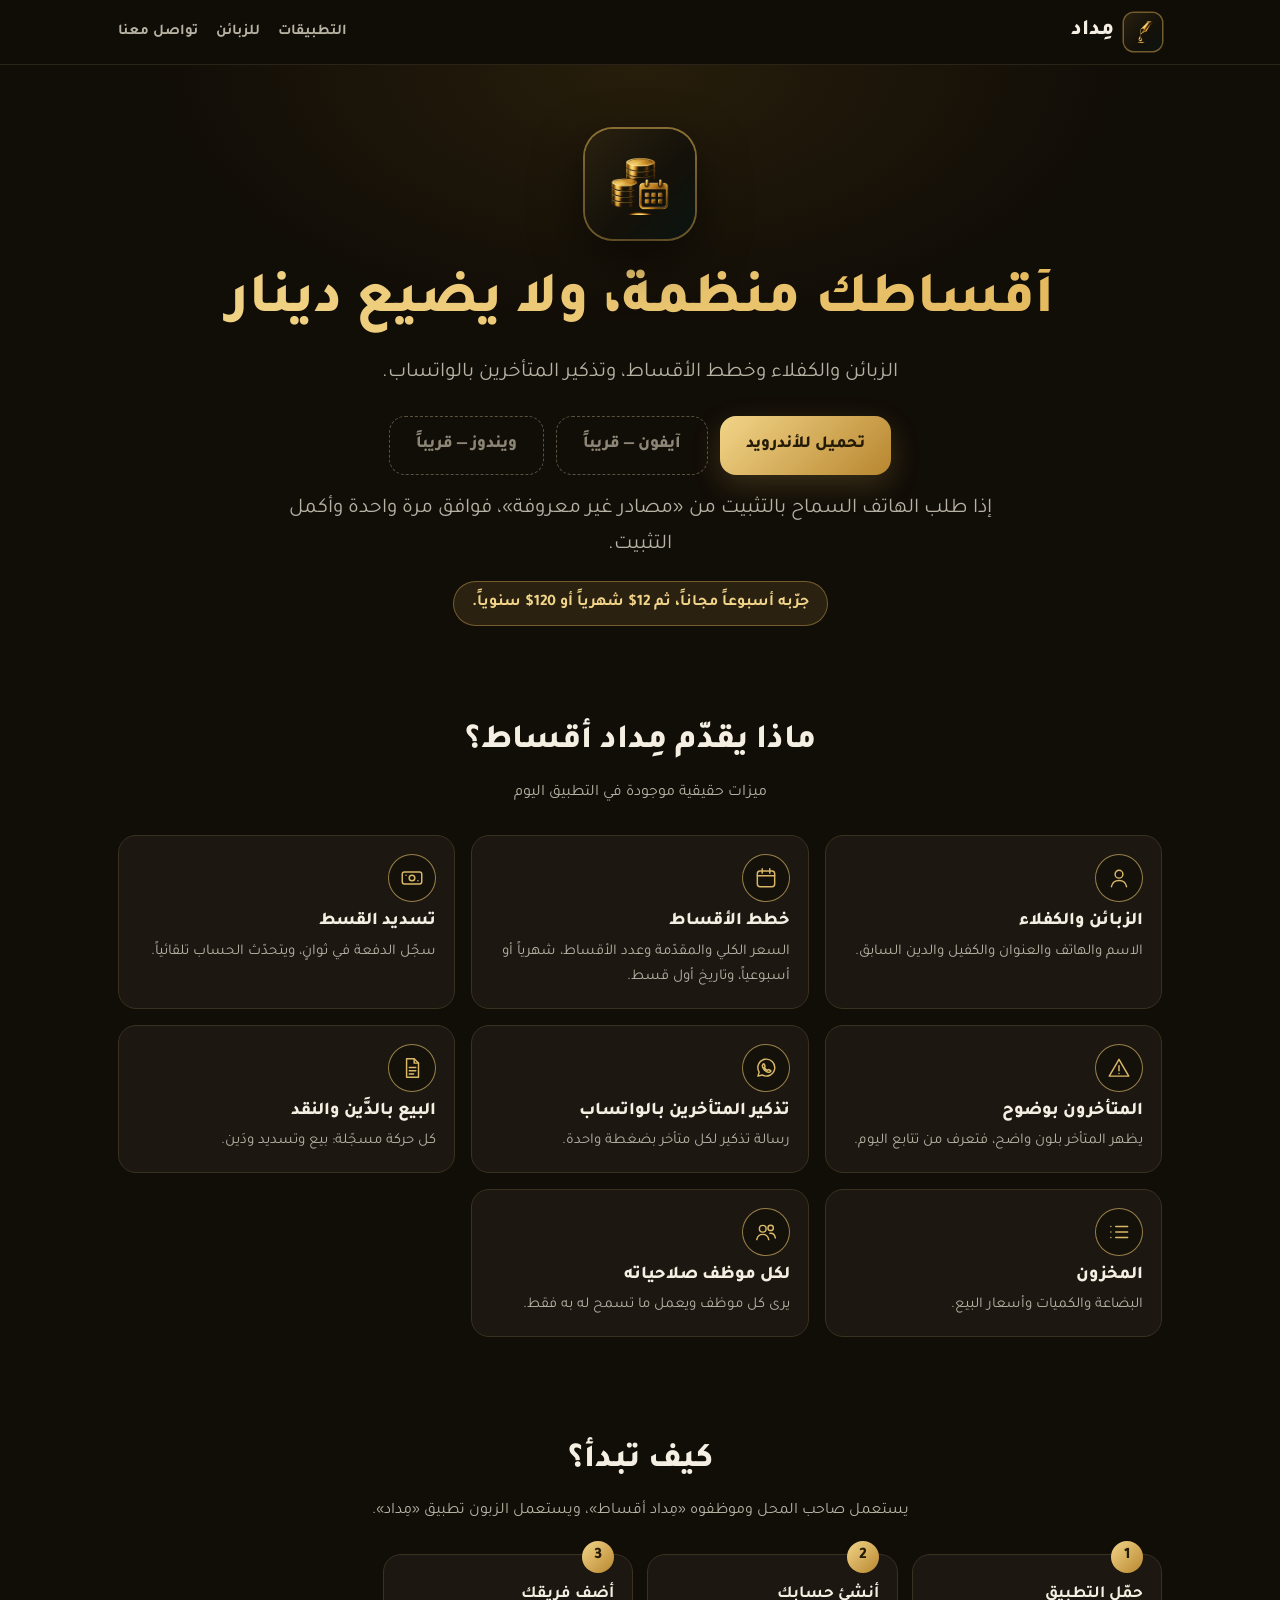
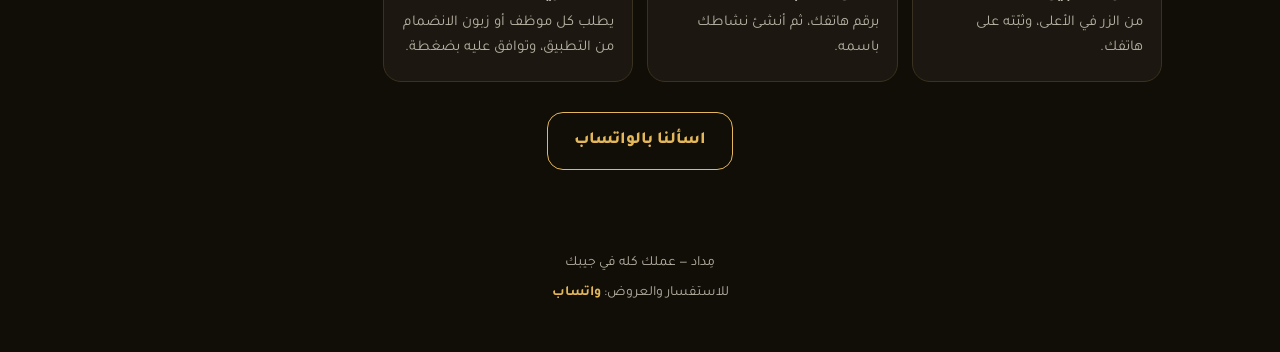
<file: installments.html>
<!doctype html>
<html lang="ar" dir="rtl"><head><meta charset="utf-8">
<meta name="viewport" content="width=device-width, initial-scale=1">
<title>مِداد أقساط — أقساطك منظّمة، ولا يضيع دينار</title>
<meta name="description" content="الزبائن والكفلاء وخطط الأقساط، وتذكير المتأخرين بالواتساب.">
<meta property="og:title" content="مِداد أقساط — أقساطك منظّمة، ولا يضيع دينار"><meta property="og:description" content="الزبائن والكفلاء وخطط الأقساط، وتذكير المتأخرين بالواتساب."><meta property="og:image" content="img/installments.png">
<link rel="icon" href="img/installments.png">
<link rel="preconnect" href="https://fonts.googleapis.com"><link rel="preconnect" href="https://fonts.gstatic.com" crossorigin>
<link href="https://fonts.googleapis.com/css2?family=Tajawal:wght@500;700;800&display=swap" rel="stylesheet">
<link rel="stylesheet" href="site.css">
</head><body>
<header><div class="wrap"><a class="brand" href="index.html"><img src="img/midad.png" alt="">مِداد</a>
<nav><a href="index.html#apps">التطبيقات</a><a class="hide" href="index.html#customers">للزبائن</a><a href="https://wa.me/9647738181860">تواصل معنا</a></nav></div></header>
<main>
<section class="hero"><div class="wrap">
<img class="icon" src="img/installments.png" alt="مِداد أقساط">
<h1>أقساطك منظّمة، ولا يضيع دينار</h1>
<p>الزبائن والكفلاء وخطط الأقساط، وتذكير المتأخرين بالواتساب.</p>
<div class="dl">
<a class="btn gold" data-apk="installments" href="#">تحميل للأندرويد</a>
<span class="btn soon">آيفون — قريباً</span>
<span class="btn soon">ويندوز — قريباً</span>
</div>
<p class="note">إذا طلب الهاتف السماح بالتثبيت من «مصادر غير معروفة»، فوافق مرة واحدة وأكمل التثبيت.</p>
<span class="pill">جرّبه أسبوعاً مجاناً، ثم 12$ شهرياً أو 120$ سنوياً.</span>
</div></section>
<section><div class="wrap"><h2>ماذا يقدّم مِداد أقساط؟</h2><p class="lead">ميزات حقيقية موجودة في التطبيق اليوم</p><div class="grid"><div class="feat"><div class="e"><img src="img/i/user.svg" alt=""></div><b>الزبائن والكفلاء</b><p>الاسم والهاتف والعنوان والكفيل والدين السابق.</p></div><div class="feat"><div class="e"><img src="img/i/calendar.svg" alt=""></div><b>خطط الأقساط</b><p>السعر الكلي والمقدّمة وعدد الأقساط، شهرياً أو أسبوعياً، وتاريخ أول قسط.</p></div><div class="feat"><div class="e"><img src="img/i/money.svg" alt=""></div><b>تسديد القسط</b><p>سجّل الدفعة في ثوانٍ، ويتحدّث الحساب تلقائياً.</p></div><div class="feat"><div class="e"><img src="img/i/warn.svg" alt=""></div><b>المتأخرون بوضوح</b><p>يظهر المتأخر بلون واضح، فتعرف من تتابع اليوم.</p></div><div class="feat"><div class="e"><img src="img/i/wa.svg" alt=""></div><b>تذكير المتأخرين بالواتساب</b><p>رسالة تذكير لكل متأخر بضغطة واحدة.</p></div><div class="feat"><div class="e"><img src="img/i/doc.svg" alt=""></div><b>البيع بالدَّين والنقد</b><p>كل حركة مسجّلة: بيع وتسديد ودَين.</p></div><div class="feat"><div class="e"><img src="img/i/list.svg" alt=""></div><b>المخزون</b><p>البضاعة والكميات وأسعار البيع.</p></div><div class="feat"><div class="e"><img src="img/i/users.svg" alt=""></div><b>لكل موظف صلاحياته</b><p>يرى كل موظف ويعمل ما تسمح له به فقط.</p></div></div></div></section>

<section><div class="wrap"><h2>كيف تبدأ؟</h2><p class="lead">يستعمل صاحب المحل وموظفوه «مِداد أقساط»، ويستعمل الزبون تطبيق «مِداد».</p><div class="steps">
<div class="step"><b>حمّل التطبيق</b><p>من الزر في الأعلى، وثبّته على هاتفك.</p></div>
<div class="step"><b>أنشئ حسابك</b><p>برقم هاتفك، ثم أنشئ نشاطك باسمه.</p></div>
<div class="step"><b>أضف فريقك</b><p>يطلب كل موظف أو زبون الانضمام من التطبيق، وتوافق عليه بضغطة.</p></div>
</div>
<div class="dl" style="margin-top:30px"><a class="btn ghost" href="https://wa.me/9647738181860?text=السلام عليكم، أودّ معرفة المزيد عن مِداد أقساط">اسألنا بالواتساب</a></div>
</div></section>
</main><footer><div class="wrap">
<p>مِداد — عملك كله في جيبك</p>
<p style="margin-top:6px">للاستفسار والعروض: <a href="https://wa.me/9647738181860">واتساب</a></p>
</div></footer>
<script src="site.js"></script>
</body></html>
</file>
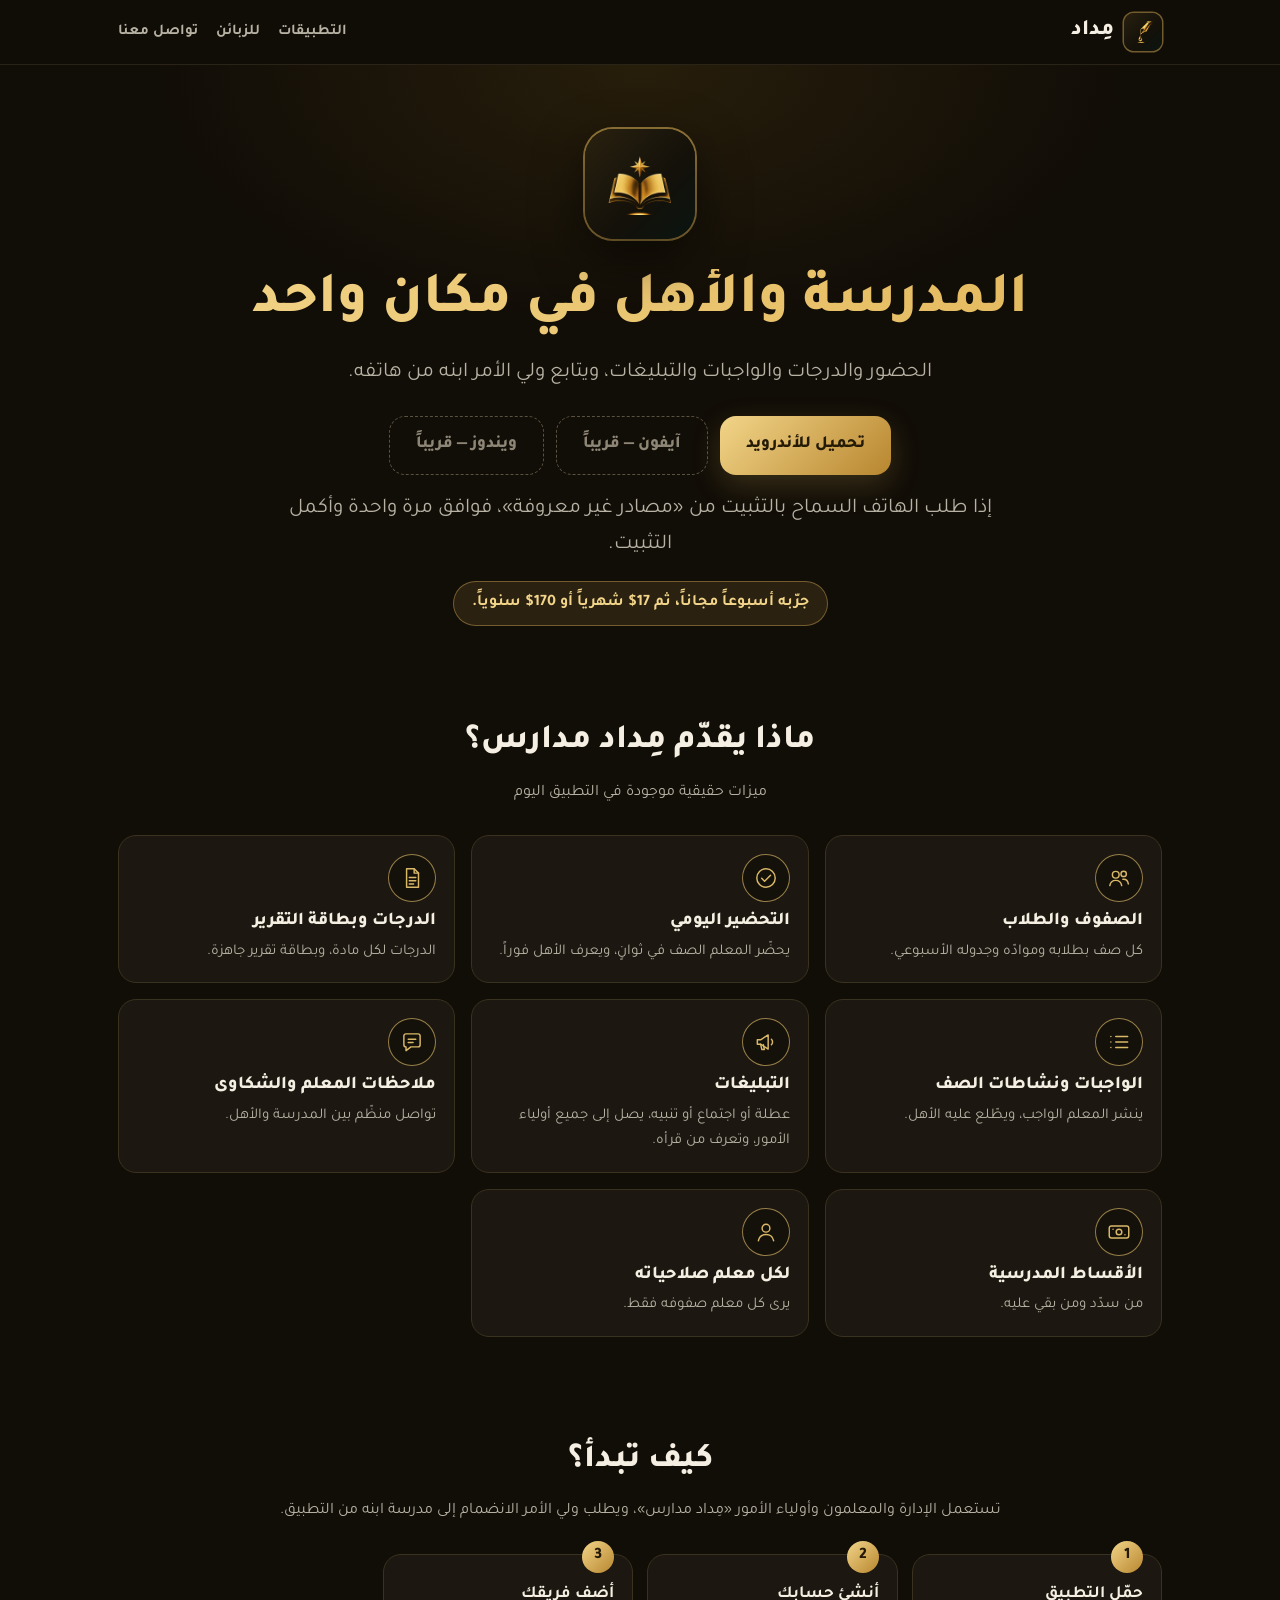
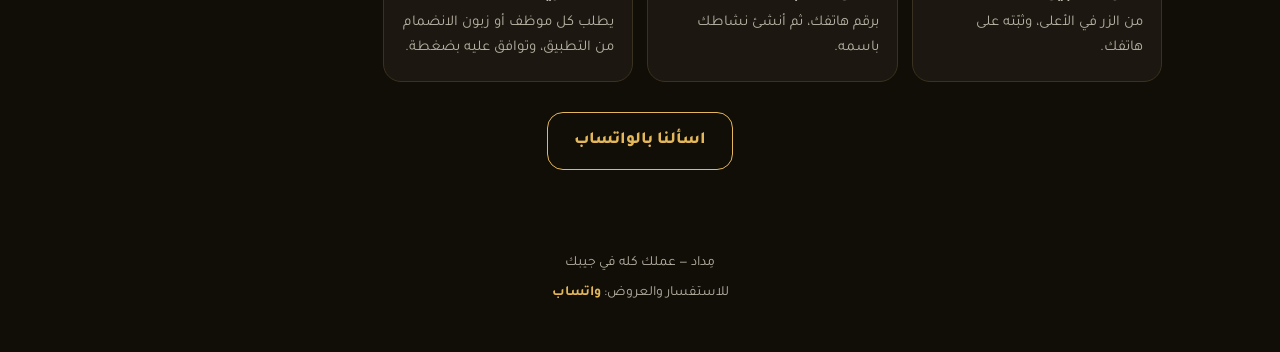
<file: school.html>
<!doctype html>
<html lang="ar" dir="rtl"><head><meta charset="utf-8">
<meta name="viewport" content="width=device-width, initial-scale=1">
<title>مِداد مدارس — المدرسة والأهل في مكان واحد</title>
<meta name="description" content="الحضور والدرجات والواجبات والتبليغات، ويتابع ولي الأمر ابنه من هاتفه.">
<meta property="og:title" content="مِداد مدارس — المدرسة والأهل في مكان واحد"><meta property="og:description" content="الحضور والدرجات والواجبات والتبليغات، ويتابع ولي الأمر ابنه من هاتفه."><meta property="og:image" content="img/school.png">
<link rel="icon" href="img/school.png">
<link rel="preconnect" href="https://fonts.googleapis.com"><link rel="preconnect" href="https://fonts.gstatic.com" crossorigin>
<link href="https://fonts.googleapis.com/css2?family=Tajawal:wght@500;700;800&display=swap" rel="stylesheet">
<link rel="stylesheet" href="site.css">
</head><body>
<header><div class="wrap"><a class="brand" href="index.html"><img src="img/midad.png" alt="">مِداد</a>
<nav><a href="index.html#apps">التطبيقات</a><a class="hide" href="index.html#customers">للزبائن</a><a href="https://wa.me/9647738181860">تواصل معنا</a></nav></div></header>
<main>
<section class="hero"><div class="wrap">
<img class="icon" src="img/school.png" alt="مِداد مدارس">
<h1>المدرسة والأهل في مكان واحد</h1>
<p>الحضور والدرجات والواجبات والتبليغات، ويتابع ولي الأمر ابنه من هاتفه.</p>
<div class="dl">
<a class="btn gold" data-apk="school" href="#">تحميل للأندرويد</a>
<span class="btn soon">آيفون — قريباً</span>
<span class="btn soon">ويندوز — قريباً</span>
</div>
<p class="note">إذا طلب الهاتف السماح بالتثبيت من «مصادر غير معروفة»، فوافق مرة واحدة وأكمل التثبيت.</p>
<span class="pill">جرّبه أسبوعاً مجاناً، ثم 17$ شهرياً أو 170$ سنوياً.</span>
</div></section>
<section><div class="wrap"><h2>ماذا يقدّم مِداد مدارس؟</h2><p class="lead">ميزات حقيقية موجودة في التطبيق اليوم</p><div class="grid"><div class="feat"><div class="e"><img src="img/i/users.svg" alt=""></div><b>الصفوف والطلاب</b><p>كل صف بطلابه وموادّه وجدوله الأسبوعي.</p></div><div class="feat"><div class="e"><img src="img/i/check.svg" alt=""></div><b>التحضير اليومي</b><p>يحضّر المعلم الصف في ثوانٍ، ويعرف الأهل فوراً.</p></div><div class="feat"><div class="e"><img src="img/i/doc.svg" alt=""></div><b>الدرجات وبطاقة التقرير</b><p>الدرجات لكل مادة، وبطاقة تقرير جاهزة.</p></div><div class="feat"><div class="e"><img src="img/i/list.svg" alt=""></div><b>الواجبات ونشاطات الصف</b><p>ينشر المعلم الواجب، ويطّلع عليه الأهل.</p></div><div class="feat"><div class="e"><img src="img/i/megaphone.svg" alt=""></div><b>التبليغات</b><p>عطلة أو اجتماع أو تنبيه، يصل إلى جميع أولياء الأمور، وتعرف من قرأه.</p></div><div class="feat"><div class="e"><img src="img/i/chat.svg" alt=""></div><b>ملاحظات المعلم والشكاوى</b><p>تواصل منظّم بين المدرسة والأهل.</p></div><div class="feat"><div class="e"><img src="img/i/money.svg" alt=""></div><b>الأقساط المدرسية</b><p>من سدّد ومن بقي عليه.</p></div><div class="feat"><div class="e"><img src="img/i/user.svg" alt=""></div><b>لكل معلم صلاحياته</b><p>يرى كل معلم صفوفه فقط.</p></div></div></div></section>

<section><div class="wrap"><h2>كيف تبدأ؟</h2><p class="lead">تستعمل الإدارة والمعلمون وأولياء الأمور «مِداد مدارس»، ويطلب ولي الأمر الانضمام إلى مدرسة ابنه من التطبيق.</p><div class="steps">
<div class="step"><b>حمّل التطبيق</b><p>من الزر في الأعلى، وثبّته على هاتفك.</p></div>
<div class="step"><b>أنشئ حسابك</b><p>برقم هاتفك، ثم أنشئ نشاطك باسمه.</p></div>
<div class="step"><b>أضف فريقك</b><p>يطلب كل موظف أو زبون الانضمام من التطبيق، وتوافق عليه بضغطة.</p></div>
</div>
<div class="dl" style="margin-top:30px"><a class="btn ghost" href="https://wa.me/9647738181860?text=السلام عليكم، أودّ معرفة المزيد عن مِداد مدارس">اسألنا بالواتساب</a></div>
</div></section>
</main><footer><div class="wrap">
<p>مِداد — عملك كله في جيبك</p>
<p style="margin-top:6px">للاستفسار والعروض: <a href="https://wa.me/9647738181860">واتساب</a></p>
</div></footer>
<script src="site.js"></script>
</body></html>
</file>
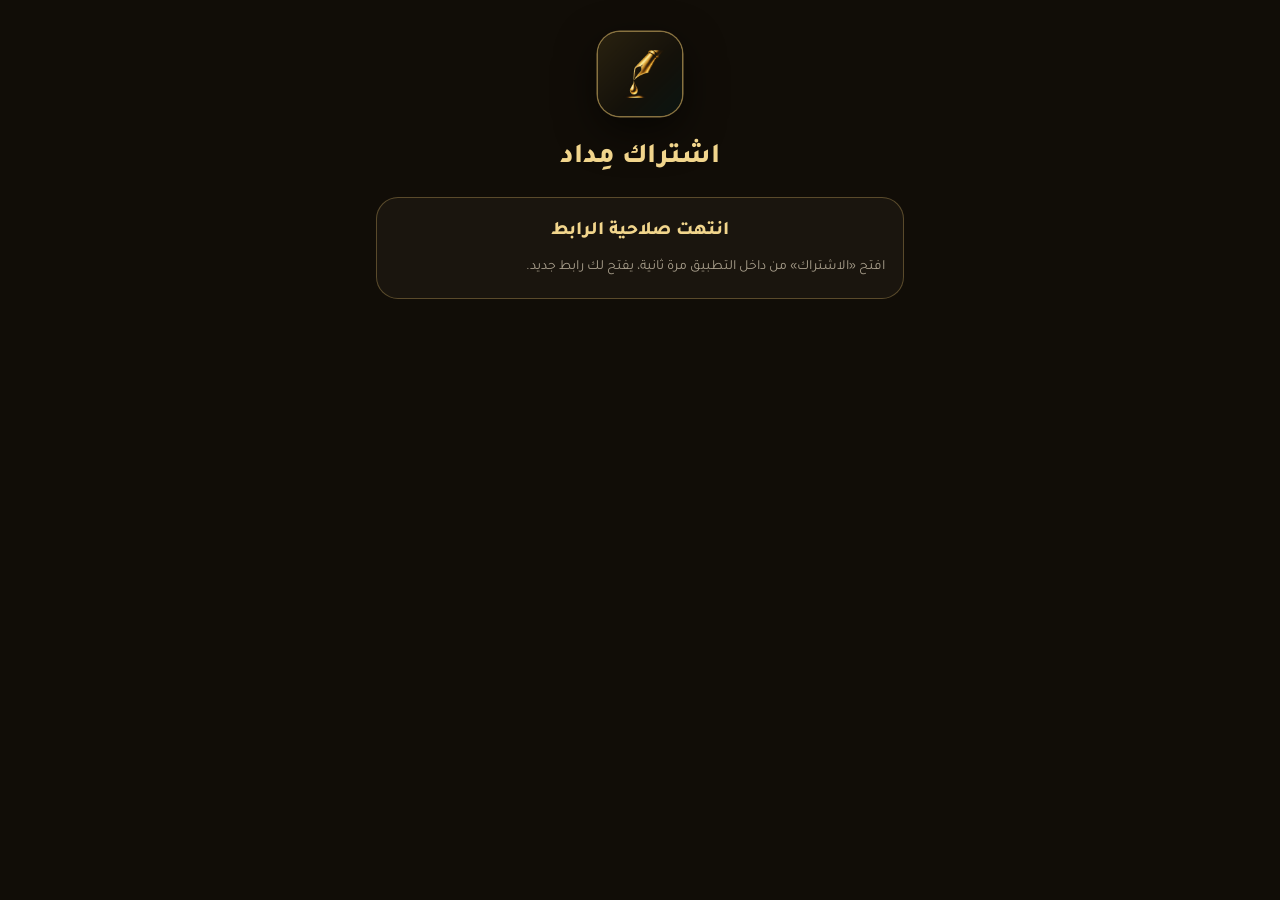
<file: subscribe.html>
<!doctype html>
<html lang="ar" dir="rtl">
<head>
<meta charset="utf-8">
<meta name="viewport" content="width=device-width, initial-scale=1">
<meta name="robots" content="noindex">
<title>الاشتراك — مِداد</title>
<link rel="icon" href="img/midad.png">
<link rel="preconnect" href="https://fonts.googleapis.com"><link rel="preconnect" href="https://fonts.gstatic.com" crossorigin>
<link href="https://fonts.googleapis.com/css2?family=Tajawal:wght@500;700;800&display=swap" rel="stylesheet">
<link rel="stylesheet" href="site.css">
<style>
body{background:#110d07}
.sub{max-width:560px;margin:0 auto;padding:22px 16px 60px}
.top{text-align:center;padding:10px 0 4px}
.top img{width:84px;height:84px;border-radius:22px;box-shadow:0 0 0 1.5px #d9b86899,0 14px 40px #0009}
.top h1{font-size:28px;font-weight:800;color:#f1d58c;margin-top:12px;line-height:1.3}
.top p{color:#cdbb93;font-size:15px}
.card{background:#1c1710e6;border:1px solid #d9b86855;border-radius:22px;padding:18px;margin-top:16px}
.card h2{font-size:19px;color:#f1d58c;font-weight:800;margin-bottom:8px}
.muted{color:#a99f8c;font-size:14px}
.note{border-color:#d9b868aa;background:linear-gradient(135deg,#2a2112,#1c1710)}
.status{display:flex;gap:10px;align-items:center;justify-content:center;font-weight:700;color:#f3ebdd}
.dot{width:10px;height:10px;border-radius:5px;background:#d9b868;box-shadow:0 0 10px #d9b868}
.plans{display:grid;grid-template-columns:1fr 1fr;gap:12px;margin-top:6px}
.plan{border:1.5px solid #d9b86855;border-radius:18px;padding:14px;text-align:center;cursor:pointer;background:#14100a;transition:.15s}
.plan.on{border-color:#f1d58c;box-shadow:0 0 18px #d9b86844;background:#241c10}
.plan b{display:block;font-size:17px}
.plan .usd{font-size:26px;font-weight:800;color:#f1d58c}
.plan .iqd{color:#cdbb93;font-size:14px}
.plan .tag{display:inline-block;margin-top:6px;font-size:12px;color:#1a1408;background:#f1d58c;border-radius:10px;padding:1px 10px;font-weight:700}
.gold{display:block;width:100%;border:0;border-radius:26px;height:54px;margin-top:16px;font:800 18px Tajawal;color:#1a1408;cursor:pointer;
  background:linear-gradient(90deg,#b8913e,#f1d58c,#b8913e);box-shadow:0 0 16px #d9b86844}
.gold:disabled{opacity:.6}
.line{display:flex;justify-content:space-between;align-items:center;gap:10px;background:#14100a;border:1px solid #d9b86844;border-radius:16px;padding:12px 14px;margin-top:10px}
.line .v{font-size:24px;font-weight:800;color:#f1d58c;direction:ltr}
.line .k{color:#cdbb93;font-size:14px}
.copy{border:1px solid #d9b868;background:#d9b86814;color:#f1d58c;border-radius:14px;padding:6px 14px;font:700 14px Tajawal;cursor:pointer;white-space:nowrap}
.strike{text-decoration:line-through;color:#a99f8c;font-size:15px}
.gift{color:#1a1408;background:#f1d58c;border-radius:10px;padding:1px 10px;font-size:13px;font-weight:800}
.warn{border:1px solid #e5533d99;background:#e5533d14;border-radius:16px;padding:12px 14px;margin-top:12px;color:#f3d2c8;font-size:14.5px}
.steps{counter-reset:s;margin-top:6px}
.steps li{list-style:none;position:relative;padding-inline-start:34px;margin:10px 0;color:#f3ebdd;font-size:15px}
.steps li:before{counter-increment:s;content:counter(s);position:absolute;inset-inline-start:0;top:1px;width:24px;height:24px;border-radius:12px;border:1px solid #d9b868;color:#f1d58c;font-size:13px;display:flex;align-items:center;justify-content:center;font-weight:800}
input.code{width:100%;height:50px;border-radius:16px;border:1px solid #d9b86877;background:#14100a;color:#f3ebdd;font:700 17px Tajawal;padding:0 14px;direction:ltr;text-align:center;letter-spacing:1px}
.ok{text-align:center}
.ok .big{font-size:56px}
.err{color:#f08a64;text-align:center;margin-top:10px;font-weight:700}
.hide{display:none}
.wait{display:flex;gap:8px;align-items:center;justify-content:center;color:#cdbb93;margin-top:12px;font-size:14px}
.spin{width:14px;height:14px;border:2px solid #d9b86855;border-top-color:#f1d58c;border-radius:50%;animation:r 1s linear infinite}
@keyframes r{to{transform:rotate(360deg)}}
</style>
</head>
<body>
<div class="sub">
  <div class="top">
    <img id="icon" src="img/midad.png" alt="">
    <h1 id="title">اشتراك مِداد</h1>
    <p id="wsName">جارٍ التحميل ...</p>
  </div>

  <div id="expired" class="card hide"><h2>انتهت صلاحية الرابط</h2><p class="muted">افتح «الاشتراك» من داخل التطبيق مرة ثانية، يفتح لك رابط جديد.</p></div>

  <div id="main" class="hide">
    <div class="card"><div class="status"><span class="dot"></span><span id="state"></span></div></div>

    <div class="card note">
      <h2>لماذا الاشتراك من الموقع؟</h2>
      <p>الدفع داخل التطبيقات عبر <b>Google Play</b> غير متاح حالياً للمطوّرين في العراق، والقيد من Google Play وليس منا. لذلك نستقبل الاشتراك مؤقتاً بالحوالة عبر <b>سوبر كي</b>، ويتفعّل اشتراكك تلقائياً بعد وصول الحوالة.</p>
      <p class="muted" style="margin-top:8px">قريباً يصير الاشتراك من داخل التطبيق مباشرة، حين يتوفر الدفع عبر Google Play في العراق.</p>
    </div>

    <div class="card" id="choose">
      <h2>اختر مدة الاشتراك</h2>
      <div class="plans">
        <div class="plan on" data-p="month"><b>شهري</b><div class="usd" id="pm"></div><div class="iqd" id="pmi"></div></div>
        <div class="plan" data-p="year"><b>سنوي</b><div class="usd" id="py"></div><div class="iqd" id="pyi"></div></div>
      </div>
      <button class="gold" id="go">احصل على مبلغ الحوالة</button>
      <p class="muted" style="margin-top:10px;text-align:center">المبلغ بالدينار حسب سعر الصرف الرسمي اليوم.</p>
      <div id="qiOff" class="err hide">الحوالة عبر سوبر كي متوقفة مؤقتاً. استعمل كود الاشتراك بالأسفل إذا عندك واحد.</div>
    </div>

    <div class="card hide" id="pay">
      <h2>حوّل هذا المبلغ بالضبط</h2>
      <div class="line"><div><div class="k">المبلغ <span class="strike" id="listed"></span> <span class="gift" id="gift">خصم لك فقط</span></div><div class="v" id="amount"></div></div><button class="copy" data-c="amount">نسخ</button></div>
      <div class="line"><div><div class="k">إلى بطاقة سوبر كي باسم <b id="holder"></b></div><div class="v" id="account" style="font-size:20px"></div></div><button class="copy" data-c="account">نسخ</button></div>
      <ol class="steps">
        <li>افتح تطبيق <b>سوبر كي</b> واختر التحويل إلى بطاقة.</li>
        <li>الصق رقم البطاقة، ثم الصق المبلغ كما هو بدون تقريب.</li>
        <li>أكمل التحويل، وارجع لهذه الصفحة أو للتطبيق: يتفعّل اشتراكك تلقائياً خلال دقائق.</li>
      </ol>
      <div class="warn">
        <b>لماذا المبلغ غريب؟</b> كل مشترك يحصل على <b>خصم عشوائي صغير</b> يجعل مبلغه مميزاً عن غيره، وبهذا المبلغ نعرف حوالتك ونفعّل اشتراكك تلقائياً بدون أن تراسل أحداً.<br>
        • إذا حوّلت المبلغ <b>بالضبط</b>: التفعيل تلقائي خلال دقائق.<br>
        • إذا حوّلت مبلغاً <b>مختلفاً</b>: تتم المراجعة يدوياً وقد يتأخر التفعيل عدة ساعات.<br>
        • المبلغ محجوز لك حتى <b id="until"></b>.<br>
        • تأكد من رقم البطاقة قبل التحويل، فلا نتحمل الحوالة إلى رقم خاطئ.
      </div>
      <div class="wait" id="waiting"><span class="spin"></span>بانتظار وصول الحوالة ...</div>
    </div>

    <div class="card hide ok" id="done"><div class="big">✓</div><h2>تمّ تفعيل اشتراكك</h2><p id="doneText"></p><p class="muted">ارجع للتطبيق، وإذا ما ظهر التحديث اسحب الصفحة للأسفل.</p></div>

    <div class="card">
      <h2>عندك كود اشتراك؟</h2>
      <input class="code" id="code" placeholder="M-XXXX-XXXX-XXXX" autocomplete="off">
      <button class="gold" id="redeem">تفعيل الكود</button>
      <div class="err hide" id="codeErr"></div>
    </div>

    <p class="muted" style="text-align:center;margin-top:18px">لا نطلب منك رقم بطاقتك ولا أي رمز سري أبداً.</p>
  </div>
</div>

<script>
const API = 'https://midad-api.mostafa1muhamd2jasm333333.workers.dev';
const t = (location.hash.match(/t=([A-Za-z0-9_-]+)/) || [])[1] || '';
const $ = id => document.getElementById(id);
const fmt = n => Number(n).toLocaleString('en-US');
const date = ms => new Date(ms).toLocaleDateString('ar-IQ', { day: 'numeric', month: 'long', year: 'numeric' });
const time = ms => new Date(ms).toLocaleTimeString('ar-IQ', { hour: 'numeric', minute: '2-digit' });
const FACES = { clinic: ['clinic', 'مِداد عيادات'], generator: ['generator', 'مِداد مولّدات'], trips: ['hajj', 'مِداد حج وعمرة'], school: ['school', 'مِداد مدارس'] };
let period = 'month', order = null, poll = null;

async function api(path, opts) {
  const r = await fetch(API + '/pay/link/' + t + path, opts);
  const j = await r.json().catch(() => ({}));
  if (!r.ok) { const e = new Error(j.message || 'تعذّر الاتصال'); e.status = r.status; throw e; }
  return j;
}

async function load() {
  if (!t) { $('expired').classList.remove('hide'); $('wsName').textContent = ''; return; }
  let w;
  try { w = await api(''); }
  catch (e) { $('wsName').textContent = ''; $('expired').classList.remove('hide'); if (e.status !== 410) $('expired').querySelector('p').textContent = e.message; return; }
  const f = FACES[w.type] || (w.kind === 'installments' ? ['installments', 'مِداد أقساط'] : ['midad', 'مِداد']);
  $('icon').src = 'img/' + f[0] + '.png';
  $('title').textContent = 'اشتراك ' + f[1];
  $('wsName').textContent = w.name;
  $('state').textContent = w.free ? 'اشتراك مجاني' : w.active ? 'الاشتراك فعّال حتى ' + date(w.planUntil) : 'الاشتراك منتهٍ — جدّده الآن';
  $('pm').textContent = w.usd.month + '$'; $('py').textContent = w.usd.year + '$';
  $('pmi').textContent = w.iqd.month ? '≈ ' + fmt(w.iqd.month) + ' د.ع' : '';
  $('pyi').textContent = w.iqd.year ? '≈ ' + fmt(w.iqd.year) + ' د.ع' : '';
  if (!w.qi) { $('go').disabled = true; $('qiOff').classList.remove('hide'); }
  $('main').classList.remove('hide');
}

document.querySelectorAll('.plan').forEach(p => p.onclick = () => {
  document.querySelectorAll('.plan').forEach(x => x.classList.remove('on'));
  p.classList.add('on'); period = p.dataset.p;
});

$('go').onclick = async () => {
  $('go').disabled = true;
  try {
    order = await api('/qi', { method: 'POST', headers: { 'content-type': 'application/json' }, body: JSON.stringify({ period }) });
    $('amount').textContent = fmt(order.amount);
    $('listed').textContent = order.discount > 0 ? fmt(order.listed) : '';
    $('gift').style.display = order.discount > 0 ? '' : 'none';
    $('account').textContent = order.account;
    $('holder').textContent = order.holder || '';
    $('until').textContent = time(order.validUntil);
    $('choose').classList.add('hide');
    $('pay').classList.remove('hide');
    $('pay').scrollIntoView({ behavior: 'smooth' });
    clearInterval(poll); poll = setInterval(check, 10000);
  } catch (e) { alert(e.message); $('go').disabled = false; }
};

async function check() {
  if (!order) return;
  try {
    const s = await api('/order/' + order.orderId);
    if (s.status === 'paid') {
      clearInterval(poll);
      $('pay').classList.add('hide');
      $('doneText').textContent = 'فعّال حتى ' + date(s.planUntil) + '. شكراً لك.';
      $('done').classList.remove('hide');
      $('done').scrollIntoView({ behavior: 'smooth' });
    } else if (s.status === 'expired') {
      clearInterval(poll);
      $('waiting').innerHTML = 'انتهت مدة حجز المبلغ. إذا حوّلت فعلاً فسيُراجع يدوياً، وإلا اطلب مبلغاً جديداً.';
    }
  } catch { }
}

document.querySelectorAll('.copy').forEach(b => b.onclick = async () => {
  const v = $(b.dataset.c).textContent.replace(/[^0-9]/g, '');
  try { await navigator.clipboard.writeText(v); b.textContent = '✓ نُسخ'; setTimeout(() => b.textContent = 'نسخ', 1500); }
  catch { prompt('انسخ:', v); }
});

$('redeem').onclick = async () => {
  const code = $('code').value.trim();
  if (!code) return;
  $('codeErr').classList.add('hide');
  try {
    const r = await api('/redeem', { method: 'POST', headers: { 'content-type': 'application/json' }, body: JSON.stringify({ code }) });
    $('doneText').textContent = r.planUntil ? 'فعّال حتى ' + date(r.planUntil) + '.' : 'تمّ تفعيل الكود.';
    $('done').classList.remove('hide');
    $('done').scrollIntoView({ behavior: 'smooth' });
  } catch (e) { $('codeErr').textContent = e.message; $('codeErr').classList.remove('hide'); }
};

load();
</script>
</body>
</html>
</file>
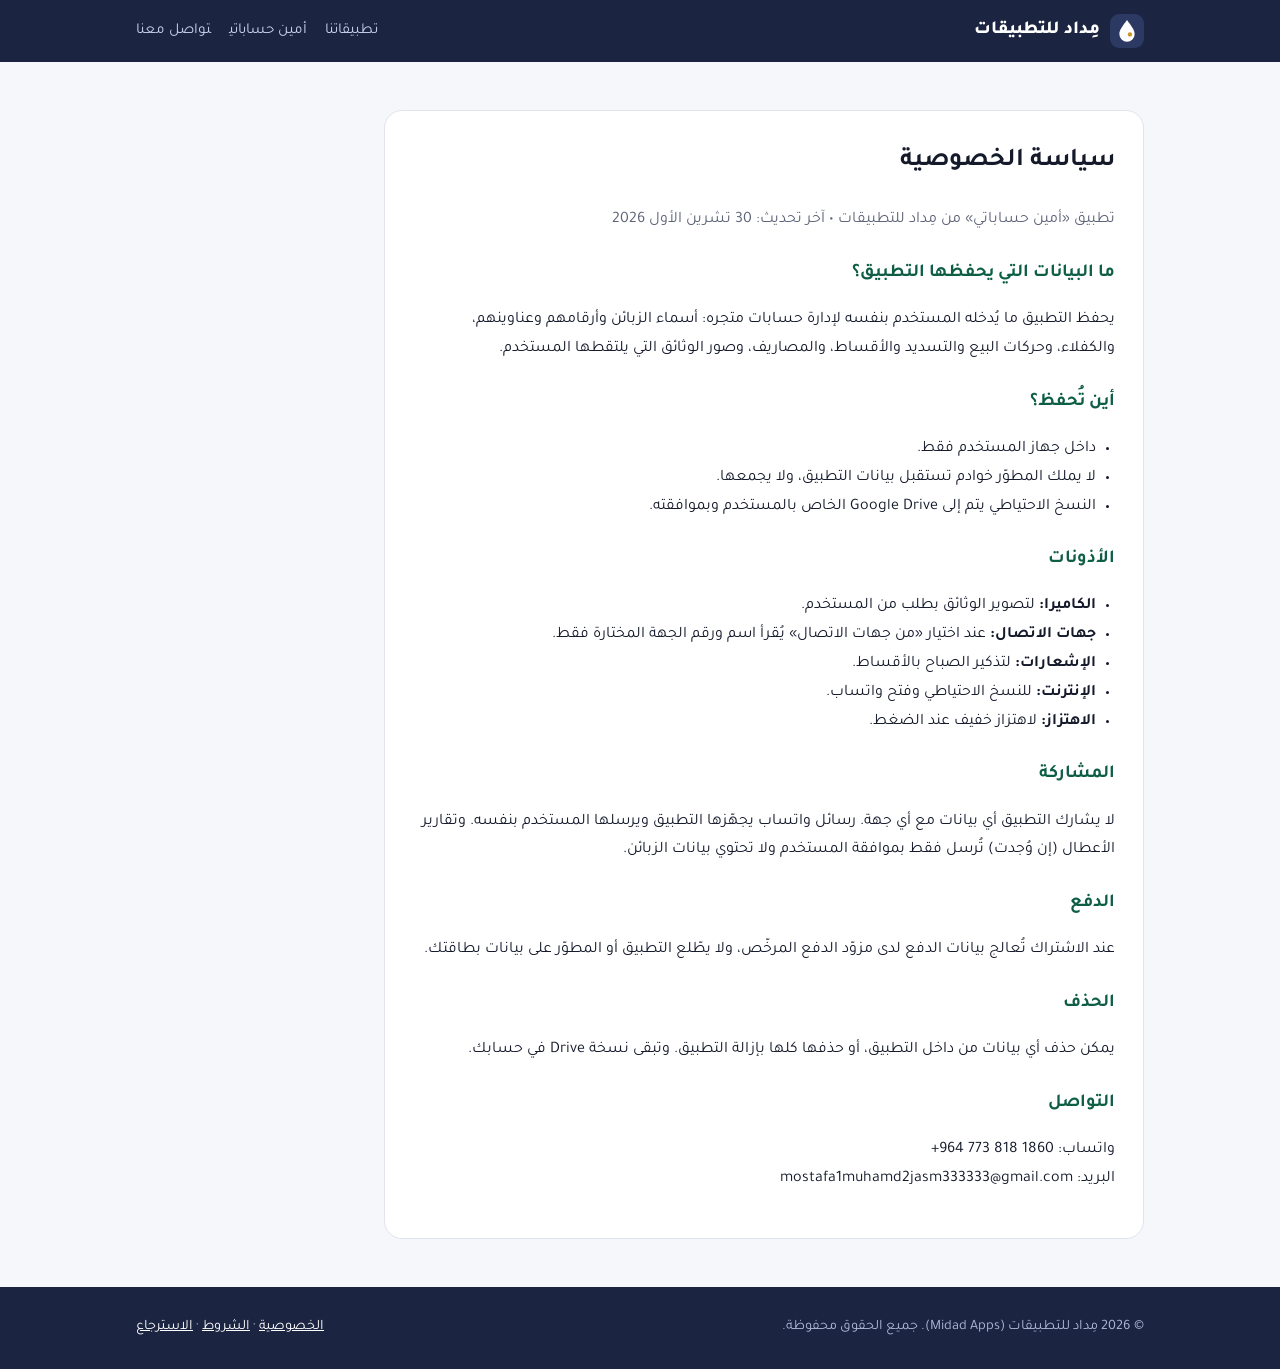
<file: ameen/privacy.html>
<!doctype html>
<html lang="ar" dir="rtl"><head><meta charset="utf-8"><meta name="viewport" content="width=device-width, initial-scale=1, viewport-fit=cover">
<title>سياسة الخصوصية | أمين حساباتي</title>
<meta name="claude:viewport-fit-sides" content="cover">
<link rel="stylesheet" href="https://fonts.googleapis.com/css2?family=Tajawal:wght@400;500;700;800&display=swap">
<link rel="stylesheet" href="../assets/style.css">
</head><body>
<div dir="rtl" lang="ar">
<header class="top"><div class="wrap">
  <a class="brand" href="../index.html"><svg viewBox="0 0 40 40" aria-hidden="true"><rect width="40" height="40" rx="11" fill="#2C3A63"/><path d="M20 7c5 7 9 11.5 9 16.5a9 9 0 0 1-18 0C11 18.5 15 14 20 7z" fill="#fff"/><circle cx="23.5" cy="24" r="2.6" fill="#C9962E"/></svg><span>مِداد للتطبيقات</span></a>
  <nav><a href="../index.html#apps">تطبيقاتنا</a><a href="../ameen/index.html">أمين حساباتي</a><a href="../index.html#contact">تواصل معنا</a></nav>
</div></header>
<section><div class="wrap"><div class="doc"><h1 style="margin-top:0;font-size:1.6rem">سياسة الخصوصية</h1><p class="muted">تطبيق «أمين حساباتي» من مِداد للتطبيقات • آخر تحديث: 30 تشرين الأول 2026</p>
<h2>ما البيانات التي يحفظها التطبيق؟</h2><p>يحفظ التطبيق ما يُدخله المستخدم بنفسه لإدارة حسابات متجره: أسماء الزبائن وأرقامهم وعناوينهم، والكفلاء، وحركات البيع والتسديد والأقساط، والمصاريف، وصور الوثائق التي يلتقطها المستخدم.</p>
<h2>أين تُحفظ؟</h2><ul><li>داخل جهاز المستخدم فقط.</li><li>لا يملك المطوّر خوادم تستقبل بيانات التطبيق، ولا يجمعها.</li><li>النسخ الاحتياطي يتم إلى Google Drive الخاص بالمستخدم وبموافقته.</li></ul>
<h2>الأذونات</h2><ul><li><b>الكاميرا:</b> لتصوير الوثائق بطلب من المستخدم.</li><li><b>جهات الاتصال:</b> عند اختيار «من جهات الاتصال» يُقرأ اسم ورقم الجهة المختارة فقط.</li><li><b>الإشعارات:</b> لتذكير الصباح بالأقساط.</li><li><b>الإنترنت:</b> للنسخ الاحتياطي وفتح واتساب.</li><li><b>الاهتزاز:</b> لاهتزاز خفيف عند الضغط.</li></ul>
<h2>المشاركة</h2><p>لا يشارك التطبيق أي بيانات مع أي جهة. رسائل واتساب يجهّزها التطبيق ويرسلها المستخدم بنفسه. وتقارير الأعطال (إن وُجدت) تُرسل فقط بموافقة المستخدم ولا تحتوي بيانات الزبائن.</p>
<h2>الدفع</h2><p>عند الاشتراك تُعالج بيانات الدفع لدى مزوّد الدفع المرخّص، ولا يطّلع التطبيق أو المطوّر على بيانات بطاقتك.</p>
<h2>الحذف</h2><p>يمكن حذف أي بيانات من داخل التطبيق، أو حذفها كلها بإزالة التطبيق. وتبقى نسخة Drive في حسابك.</p>
<h2>التواصل</h2><p>واتساب: <span class="ltr">+964 773 818 1860</span><br>البريد: <span class="ltr">mostafa1muhamd2jasm333333@gmail.com</span></p></div></div></section><footer><div class="wrap">
  <span>© 2026 مِداد للتطبيقات (Midad Apps). جميع الحقوق محفوظة.</span>
  <span><a href="../ameen/privacy.html">الخصوصية</a> · <a href="../ameen/terms.html">الشروط</a> · <a href="../ameen/refund.html">الاسترجاع</a></span>
</div></footer>
</div>
</body></html>
</file>
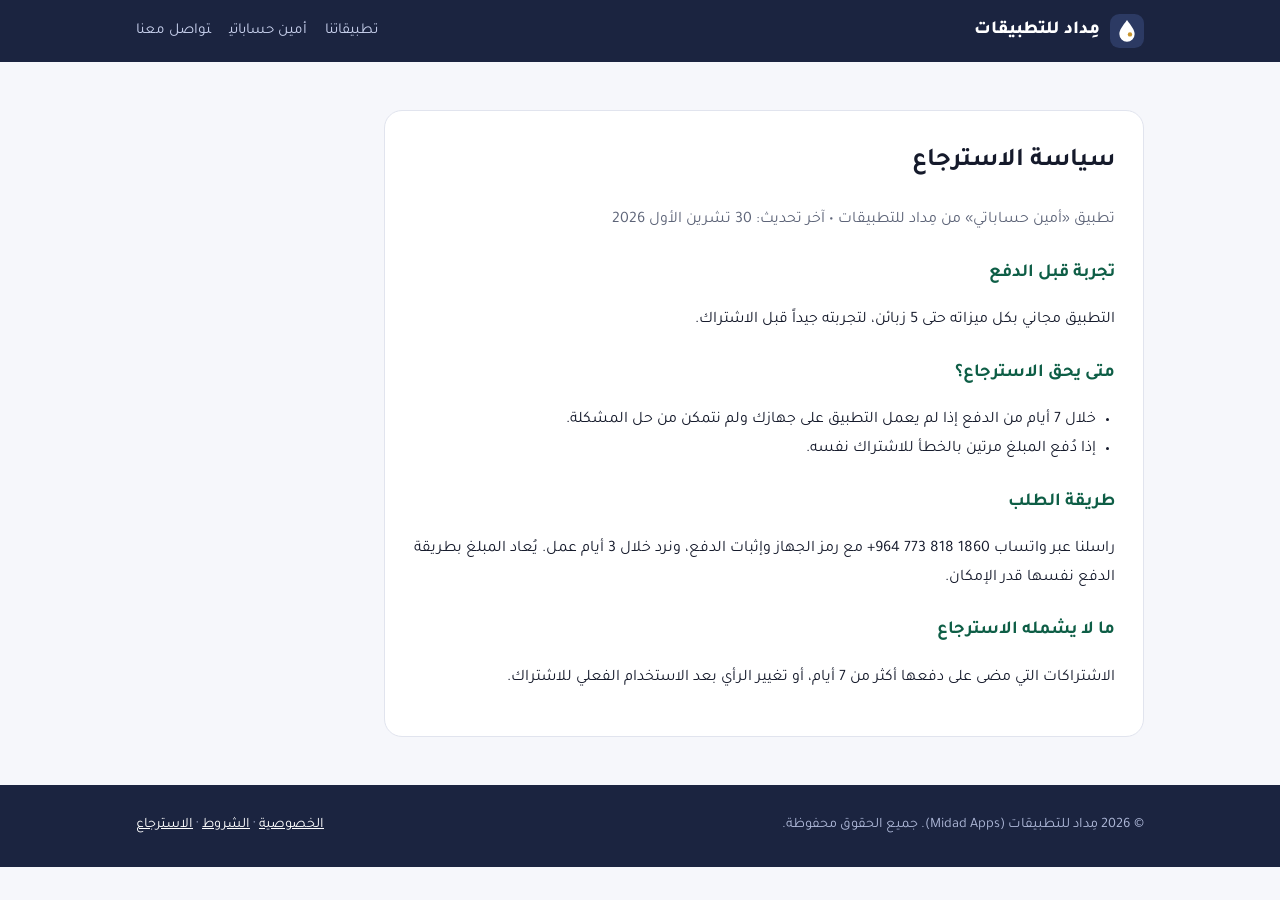
<file: ameen/refund.html>
<!doctype html>
<html lang="ar" dir="rtl"><head><meta charset="utf-8"><meta name="viewport" content="width=device-width, initial-scale=1, viewport-fit=cover">
<title>سياسة الاسترجاع | أمين حساباتي</title>
<meta name="claude:viewport-fit-sides" content="cover">
<link rel="stylesheet" href="https://fonts.googleapis.com/css2?family=Tajawal:wght@400;500;700;800&display=swap">
<link rel="stylesheet" href="../assets/style.css">
</head><body>
<div dir="rtl" lang="ar">
<header class="top"><div class="wrap">
  <a class="brand" href="../index.html"><svg viewBox="0 0 40 40" aria-hidden="true"><rect width="40" height="40" rx="11" fill="#2C3A63"/><path d="M20 7c5 7 9 11.5 9 16.5a9 9 0 0 1-18 0C11 18.5 15 14 20 7z" fill="#fff"/><circle cx="23.5" cy="24" r="2.6" fill="#C9962E"/></svg><span>مِداد للتطبيقات</span></a>
  <nav><a href="../index.html#apps">تطبيقاتنا</a><a href="../ameen/index.html">أمين حساباتي</a><a href="../index.html#contact">تواصل معنا</a></nav>
</div></header>
<section><div class="wrap"><div class="doc"><h1 style="margin-top:0;font-size:1.6rem">سياسة الاسترجاع</h1><p class="muted">تطبيق «أمين حساباتي» من مِداد للتطبيقات • آخر تحديث: 30 تشرين الأول 2026</p>
<h2>تجربة قبل الدفع</h2><p>التطبيق مجاني بكل ميزاته حتى 5 زبائن، لتجربته جيداً قبل الاشتراك.</p>
<h2>متى يحق الاسترجاع؟</h2><ul><li>خلال 7 أيام من الدفع إذا لم يعمل التطبيق على جهازك ولم نتمكن من حل المشكلة.</li><li>إذا دُفع المبلغ مرتين بالخطأ للاشتراك نفسه.</li></ul>
<h2>طريقة الطلب</h2><p>راسلنا عبر واتساب <span class="ltr">+964 773 818 1860</span> مع رمز الجهاز وإثبات الدفع، ونرد خلال 3 أيام عمل. يُعاد المبلغ بطريقة الدفع نفسها قدر الإمكان.</p>
<h2>ما لا يشمله الاسترجاع</h2><p>الاشتراكات التي مضى على دفعها أكثر من 7 أيام، أو تغيير الرأي بعد الاستخدام الفعلي للاشتراك.</p></div></div></section><footer><div class="wrap">
  <span>© 2026 مِداد للتطبيقات (Midad Apps). جميع الحقوق محفوظة.</span>
  <span><a href="../ameen/privacy.html">الخصوصية</a> · <a href="../ameen/terms.html">الشروط</a> · <a href="../ameen/refund.html">الاسترجاع</a></span>
</div></footer>
</div>
</body></html>
</file>
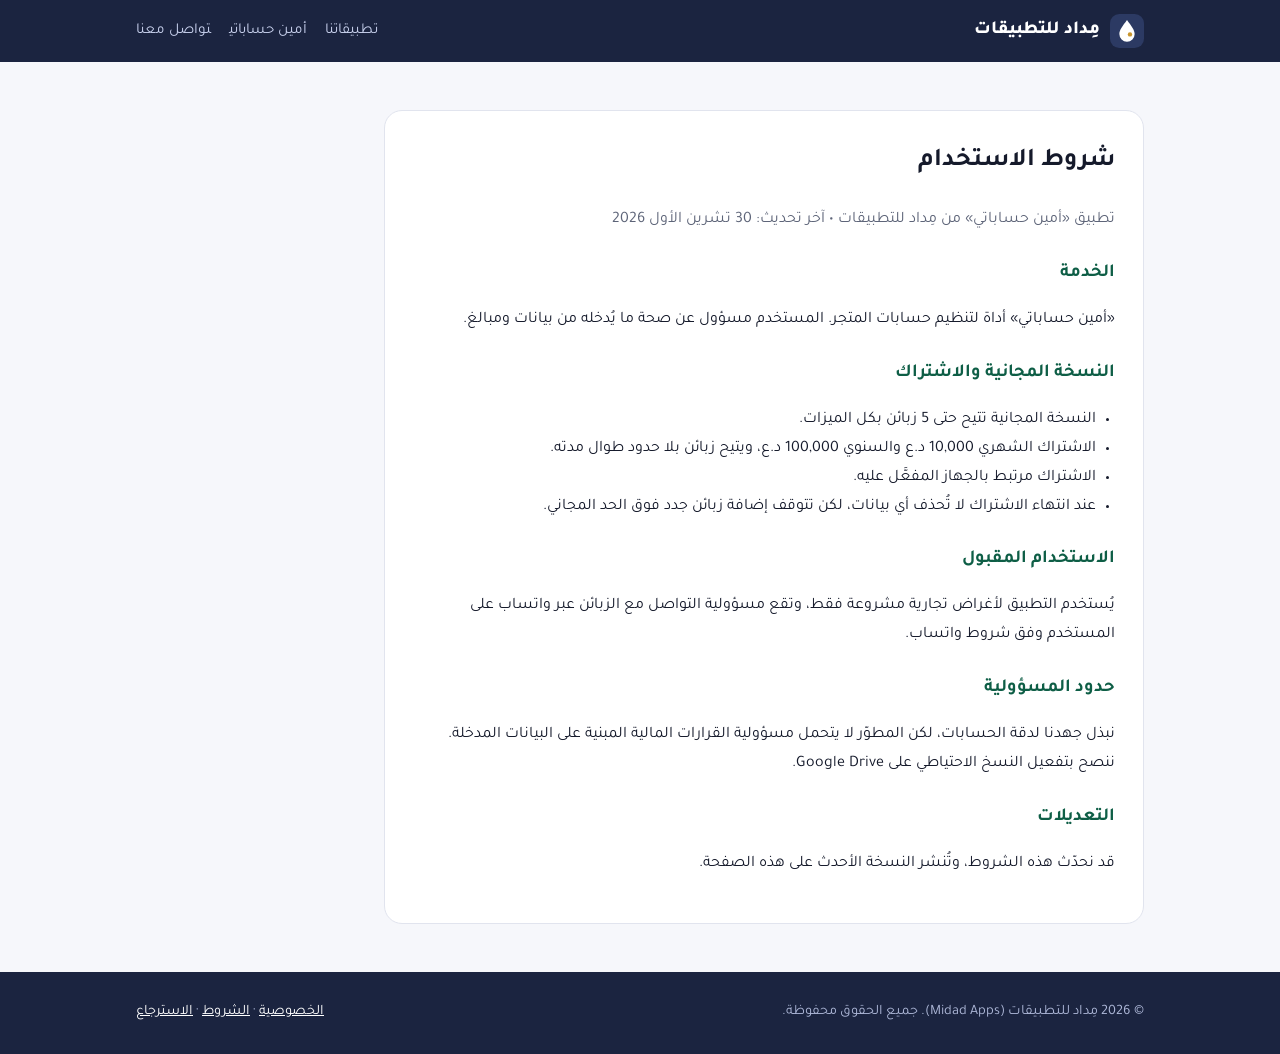
<file: ameen/terms.html>
<!doctype html>
<html lang="ar" dir="rtl"><head><meta charset="utf-8"><meta name="viewport" content="width=device-width, initial-scale=1, viewport-fit=cover">
<title>شروط الاستخدام | أمين حساباتي</title>
<meta name="claude:viewport-fit-sides" content="cover">
<link rel="stylesheet" href="https://fonts.googleapis.com/css2?family=Tajawal:wght@400;500;700;800&display=swap">
<link rel="stylesheet" href="../assets/style.css">
</head><body>
<div dir="rtl" lang="ar">
<header class="top"><div class="wrap">
  <a class="brand" href="../index.html"><svg viewBox="0 0 40 40" aria-hidden="true"><rect width="40" height="40" rx="11" fill="#2C3A63"/><path d="M20 7c5 7 9 11.5 9 16.5a9 9 0 0 1-18 0C11 18.5 15 14 20 7z" fill="#fff"/><circle cx="23.5" cy="24" r="2.6" fill="#C9962E"/></svg><span>مِداد للتطبيقات</span></a>
  <nav><a href="../index.html#apps">تطبيقاتنا</a><a href="../ameen/index.html">أمين حساباتي</a><a href="../index.html#contact">تواصل معنا</a></nav>
</div></header>
<section><div class="wrap"><div class="doc"><h1 style="margin-top:0;font-size:1.6rem">شروط الاستخدام</h1><p class="muted">تطبيق «أمين حساباتي» من مِداد للتطبيقات • آخر تحديث: 30 تشرين الأول 2026</p>
<h2>الخدمة</h2><p>«أمين حساباتي» أداة لتنظيم حسابات المتجر. المستخدم مسؤول عن صحة ما يُدخله من بيانات ومبالغ.</p>
<h2>النسخة المجانية والاشتراك</h2><ul><li>النسخة المجانية تتيح حتى 5 زبائن بكل الميزات.</li><li>الاشتراك الشهري 10,000 د.ع والسنوي 100,000 د.ع، ويتيح زبائن بلا حدود طوال مدته.</li><li>الاشتراك مرتبط بالجهاز المفعَّل عليه.</li><li>عند انتهاء الاشتراك لا تُحذف أي بيانات، لكن تتوقف إضافة زبائن جدد فوق الحد المجاني.</li></ul>
<h2>الاستخدام المقبول</h2><p>يُستخدم التطبيق لأغراض تجارية مشروعة فقط، وتقع مسؤولية التواصل مع الزبائن عبر واتساب على المستخدم وفق شروط واتساب.</p>
<h2>حدود المسؤولية</h2><p>نبذل جهدنا لدقة الحسابات، لكن المطوّر لا يتحمل مسؤولية القرارات المالية المبنية على البيانات المدخلة. ننصح بتفعيل النسخ الاحتياطي على Google Drive.</p>
<h2>التعديلات</h2><p>قد نحدّث هذه الشروط، وتُنشر النسخة الأحدث على هذه الصفحة.</p></div></div></section><footer><div class="wrap">
  <span>© 2026 مِداد للتطبيقات (Midad Apps). جميع الحقوق محفوظة.</span>
  <span><a href="../ameen/privacy.html">الخصوصية</a> · <a href="../ameen/terms.html">الشروط</a> · <a href="../ameen/refund.html">الاسترجاع</a></span>
</div></footer>
</div>
</body></html>
</file>
<file: site.css>
:root{--bg:#110d07;--bg2:#17120a;--card:#1c1710;--line:#3a3220;--gold:#e3b75a;--gold2:#f2d589;--gold3:#b8862f;--ink:#f4efe2;--muted:#b7b2a4}
*{box-sizing:border-box;margin:0;padding:0}
html{scroll-behavior:smooth}
body{font-family:Tajawal,system-ui,sans-serif;background:var(--bg);color:var(--ink);line-height:1.7;overflow-x:hidden}
a{color:inherit}
.wrap{max-width:1080px;margin:0 auto;padding:0 18px}
header{position:sticky;top:0;z-index:5;background:#110d07e6;backdrop-filter:blur(10px);border-bottom:1px solid #2a2418}
header .wrap{display:flex;align-items:center;justify-content:space-between;height:64px}
.brand{display:flex;align-items:center;gap:10px;text-decoration:none;font-weight:800;font-size:22px}
.brand img{width:38px;height:38px;border-radius:10px;box-shadow:0 0 0 1.5px #e3b75a77}
nav{display:flex;align-items:center;gap:18px}
nav a{text-decoration:none;color:var(--muted);font-weight:700;font-size:15px;display:inline-block;unicode-bidi:isolate;white-space:nowrap}
nav a:hover{color:var(--gold)}
.hero{padding:64px 0 40px;text-align:center;background:radial-gradient(ellipse 700px 380px at 50% 0,#3a2c0e88,transparent 70%)}
.hero h1{font-size:clamp(34px,6vw,58px);font-weight:800;line-height:1.2;background:linear-gradient(90deg,var(--gold2),var(--gold));-webkit-background-clip:text;background-clip:text;color:transparent}
.hero p{font-size:clamp(17px,2.4vw,21px);color:var(--muted);max-width:720px;margin:16px auto 0}
.hero .icon{width:110px;height:110px;border-radius:28px;box-shadow:0 18px 50px #0008,0 0 0 2px #e3b75a99;margin-bottom:18px}
.btn{display:inline-flex;align-items:center;justify-content:center;gap:8px;font-weight:800;font-size:17px;padding:14px 26px;border-radius:16px;text-decoration:none;border:0;cursor:pointer}
.gold{background:linear-gradient(135deg,var(--gold2),var(--gold3));color:#241a05;box-shadow:0 10px 30px #e3b75a33}
.ghost{border:1.5px solid var(--gold);color:var(--gold);background:transparent}
.soon{border:1.5px dashed #5a5140;color:#8d8676;background:transparent;cursor:default}
.dl{display:flex;flex-wrap:wrap;gap:12px;justify-content:center;margin-top:26px}
.note{font-size:13.5px;color:var(--muted);margin-top:12px}
h2{font-size:clamp(26px,4vw,34px);font-weight:800;text-align:center;margin-bottom:8px}
.lead{text-align:center;color:var(--muted);margin-bottom:28px}
section{padding:48px 0}
.grid{display:grid;gap:16px;grid-template-columns:repeat(auto-fill,minmax(250px,1fr))}
.face{background:var(--card);border:1px solid var(--line);border-radius:22px;padding:22px;text-decoration:none;display:flex;flex-direction:column;gap:10px;transition:transform .2s,border-color .2s}
.face:hover{transform:translateY(-3px);border-color:var(--gold)}
.face img{width:68px;height:68px;border-radius:18px;box-shadow:0 0 0 1.5px #e3b75a77}
.face b{font-size:21px;font-weight:800}
.face span{color:var(--muted);font-size:15px}
.face em{font-style:normal;color:var(--gold);font-weight:800;margin-top:auto}
.feat{background:var(--card);border:1px solid var(--line);border-radius:18px;padding:18px}
.feat .e{width:48px;height:48px;border-radius:50%;border:1px solid #d9b868aa;display:grid;place-items:center;background:#14100a}
.feat .e img{width:26px;height:26px}
.feat b{display:block;font-size:18px;font-weight:800;margin:4px 0 2px}
.feat p{color:var(--muted);font-size:15px}
.band{background:var(--bg2);border-top:1px solid #2a2418;border-bottom:1px solid #2a2418}
.vids{display:flex;flex-wrap:wrap;gap:22px;justify-content:center}
.vid{width:min(300px,100%);text-align:center}
.vid video{width:100%;border-radius:22px;border:1.5px solid var(--line);background:#000}
.vid b{display:block;margin-top:8px;color:var(--muted)}
.steps{display:grid;gap:14px;grid-template-columns:repeat(auto-fill,minmax(230px,1fr));counter-reset:s}
.step{background:var(--card);border:1px solid var(--line);border-radius:18px;padding:20px 18px;position:relative}
.step:before{counter-increment:s;content:counter(s);position:absolute;top:-14px;right:18px;width:32px;height:32px;border-radius:50%;background:linear-gradient(135deg,var(--gold2),var(--gold3));color:#241a05;font-weight:800;display:grid;place-items:center}
.step b{display:block;font-size:17px;margin-top:6px}
.step p{color:var(--muted);font-size:15px}
.pill{display:inline-block;background:#e3b75a1f;border:1px solid #e3b75a66;color:var(--gold2);padding:8px 18px;border-radius:30px;font-weight:700;margin-top:18px}
.why{display:grid;gap:14px;grid-template-columns:repeat(auto-fill,minmax(220px,1fr))}
.cust{display:flex;gap:18px;align-items:center;background:var(--card);border:1px solid var(--gold);border-radius:22px;padding:22px;flex-wrap:wrap}
.cust img{width:76px;height:76px;border-radius:20px;box-shadow:0 0 0 1.5px #e3b75a77}
.cust div{flex:1;min-width:200px}
.cust b{font-size:21px}
footer{padding:34px 0 46px;text-align:center;color:var(--muted);font-size:14px}
footer a{color:var(--gold);text-decoration:none;font-weight:700}
@media (max-width:640px){nav a.hide{display:none}.hero{padding:42px 0 26px}section{padding:36px 0}}
</file>
<file: assets/style.css>
/* مِداد للتطبيقات: حبر داكن + أخضر أمين. عمود قراءة هادئ، وبطاقات للتطبيقات */
:root {
  --ink: #1B2440; --ink-soft: #2C3A63; --paper: #F6F7FB; --surface: #FFFFFF; --text: #151A2B; --muted: #5D6478;
  --line: #E1E4EE; --ameen: #0E5E46; --ameen-soft: #E3F4EC; --gold: #C9962E;
  --display: "Tajawal", "Segoe UI", Tahoma, sans-serif;
}
@media (prefers-color-scheme: dark) { :root:not([data-theme="light"]) {
  --ink: #0E1426; --ink-soft: #1C2747; --paper: #0B0F1C; --surface: #141B30; --text: #E8EBF5; --muted: #9AA2BA;
  --line: #26304D; --ameen: #3FBF8F; --ameen-soft: #12302A; --gold: #E3B75A; color-scheme: dark } }
:root[data-theme="dark"] {
  --ink: #0E1426; --ink-soft: #1C2747; --paper: #0B0F1C; --surface: #141B30; --text: #E8EBF5; --muted: #9AA2BA;
  --line: #26304D; --ameen: #3FBF8F; --ameen-soft: #12302A; --gold: #E3B75A; color-scheme: dark }
* { box-sizing: border-box; }
body { margin: 0; background: var(--paper); color: var(--text); font-family: var(--display); line-height: 1.8; font-size: 16px; }
a { color: var(--ameen); }
.wrap { max-width: 1040px; margin: 0 auto; padding-left: max(16px, env(safe-area-inset-left, 0px)); padding-right: max(16px, env(safe-area-inset-right, 0px)); }
header.top { background: var(--ink); color: #fff; }
header.top .wrap { display: flex; align-items: center; justify-content: space-between; gap: 12px; padding-block: 14px; flex-wrap: wrap; }
.brand { display: flex; align-items: center; gap: 10px; color: #fff; text-decoration: none; font-weight: 800; font-size: 1.15rem; }
.brand svg { width: 34px; height: 34px; }
nav a { color: #C9D2EE; text-decoration: none; margin-inline-start: 18px; font-size: .95rem; }
nav a:hover { color: #fff; }
.hero { background: linear-gradient(180deg, var(--ink) 0%, var(--ink-soft) 100%); color: #fff; }
.hero .wrap { display: grid; grid-template-columns: 1.2fr 1fr; gap: 32px; align-items: center; padding-block: 48px 56px; }
.hero h1 { font-size: clamp(1.9rem, 4.5vw, 2.8rem); line-height: 1.3; margin: 0 0 12px; font-weight: 800; text-wrap: balance; }
.hero p { color: #C9D2EE; font-size: 1.1rem; margin: 0 0 22px; max-width: 34em; }
.btns { display: flex; gap: 10px; flex-wrap: wrap; }
.btn { display: inline-flex; align-items: center; gap: 8px; padding: 12px 20px; border-radius: 14px; font-weight: 700; text-decoration: none; border: 0; cursor: pointer; font-family: inherit; font-size: 1rem; }
.btn.primary { background: var(--ameen); color: #fff; }
.btn.ghost { background: transparent; color: #fff; border: 1px solid #5A6896; }
.btn.light { background: var(--surface); color: var(--text); border: 1px solid var(--line); }
.btn:focus-visible { outline: 3px solid var(--gold); outline-offset: 2px; }
section { padding-block: 48px; }
h2 { font-size: 1.6rem; margin: 0 0 8px; text-wrap: balance; }
.lead { color: var(--muted); margin: 0 0 26px; max-width: 40em; }
.grid { display: grid; gap: 16px; grid-template-columns: repeat(auto-fit, minmax(230px, 1fr)); }
.card { background: var(--surface); border: 1px solid var(--line); border-radius: 18px; padding: 20px; min-width: 0; }
.card h3 { margin: 6px 0 4px; font-size: 1.1rem; }
.card p { margin: 0; color: var(--muted); font-size: .95rem; }
.ico { width: 42px; height: 42px; border-radius: 12px; background: var(--ameen-soft); display: grid; place-items: center; color: var(--ameen); }
.ico svg { width: 22px; height: 22px; }
.app-card { display: flex; gap: 16px; align-items: center; text-decoration: none; color: inherit; }
.app-card svg { width: 72px; height: 72px; flex: none; }
.tag { display: inline-block; font-size: .8rem; background: var(--ameen-soft); color: var(--ameen); border-radius: 8px; padding: 2px 10px; font-weight: 700; }
.steps { counter-reset: s; display: grid; gap: 12px; }
.steps li { list-style: none; background: var(--surface); border: 1px solid var(--line); border-radius: 14px; padding: 14px 18px; position: relative; padding-inline-start: 58px; }
.steps li::before { counter-increment: s; content: counter(s); position: absolute; inset-inline-start: 16px; top: 14px; width: 28px; height: 28px; border-radius: 50%; background: var(--ameen); color: #fff; display: grid; place-items: center; font-weight: 700; font-size: .9rem; }
.price { display: grid; gap: 16px; grid-template-columns: repeat(auto-fit, minmax(220px, 1fr)); }
.price .card strong { display: block; font-size: 1.8rem; color: var(--ameen); }
.price .card.best { border: 2px solid var(--ameen); }
details { background: var(--surface); border: 1px solid var(--line); border-radius: 14px; padding: 14px 18px; margin-bottom: 10px; }
summary { cursor: pointer; font-weight: 700; }
.doc { background: var(--surface); border: 1px solid var(--line); border-radius: 18px; padding: 28px; max-width: 760px; }
.doc h2 { font-size: 1.15rem; color: var(--ameen); margin-top: 22px; }
.doc ul { padding-inline-start: 1.2em; }
footer { background: var(--ink); color: #AEB8D8; padding-block: 28px; font-size: .9rem; }
footer .wrap { display: flex; justify-content: space-between; gap: 12px; flex-wrap: wrap; }
footer a { color: #fff; }
.ltr { direction: ltr; unicode-bidi: isolate; }
/* هاتف توضيحي */
.phone { width: min(280px, 100%); aspect-ratio: 9 / 18.5; margin: 0 auto; background: #0A0F1E; border-radius: 34px; padding: 10px; box-shadow: 0 30px 60px rgba(0,0,0,.35); }
.screen { width: 100%; height: 100%; border-radius: 26px; background: #F2F7F4; overflow: hidden; color: #14211B; font-size: 11px; line-height: 1.5; display: flex; flex-direction: column; gap: 8px; padding: 14px 12px; }
.s-head { display: flex; align-items: center; gap: 8px; font-weight: 800; font-size: 13px; }
.s-head svg { width: 26px; height: 26px; }
.s-hero { background: #0E5E46; color: #fff; border-radius: 14px; padding: 12px; }
.s-hero b { display: block; font-size: 18px; }
.s-bar { height: 5px; background: rgba(255,255,255,.25); border-radius: 3px; margin-top: 6px; }
.s-bar i { display: block; height: 100%; width: 72%; background: #7FE0B8; border-radius: 3px; }
.s-grid { display: grid; grid-template-columns: 1fr 1fr; gap: 6px; }
.s-card { background: #fff; border-radius: 10px; padding: 8px; }
.s-card b { display: block; font-size: 12px; }
.s-row { background: #fff; border-radius: 10px; padding: 7px 8px; display: flex; align-items: center; gap: 7px; }
.s-av { width: 22px; height: 22px; border-radius: 50%; color: #fff; display: grid; place-items: center; font-weight: 700; font-size: 10px; flex: none; }
.s-row span:not(.chip) { flex: 1; }
.chip { flex: none; }
.chip { font-size: 9px; font-weight: 700; padding: 1px 6px; border-radius: 6px; }
.red { color: #A33A16; background: #FBEBE3; } .amber { color: #9A6A0A; background: #FFF6DD; } .green { color: #0E5E46; background: #E3F4EC; }
.muted { color: var(--muted); }
@media (max-width: 760px) { .hero .wrap { grid-template-columns: 1fr; } nav a { margin-inline-start: 12px; } }
@media (prefers-reduced-motion: no-preference) { .phone { animation: float 6s ease-in-out infinite; } @keyframes float { 50% { transform: translateY(-8px); } } }
</file>
